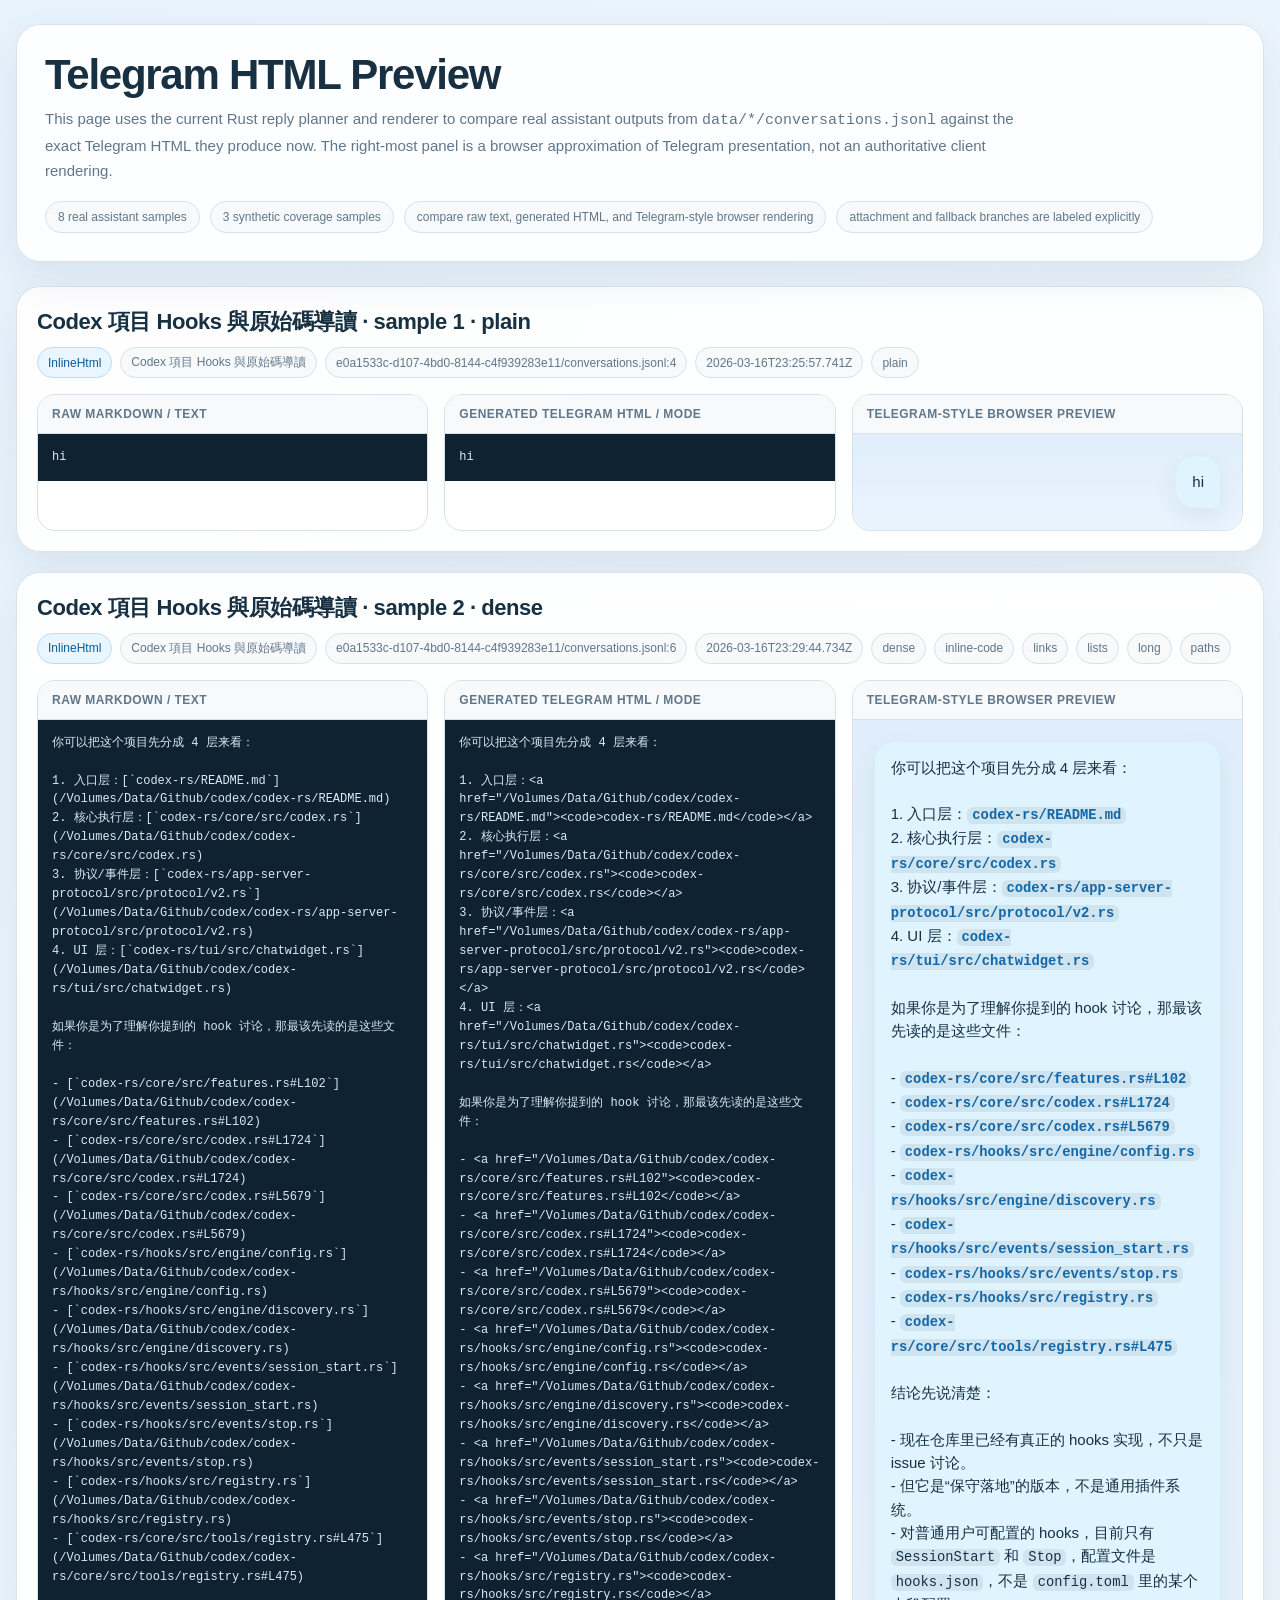
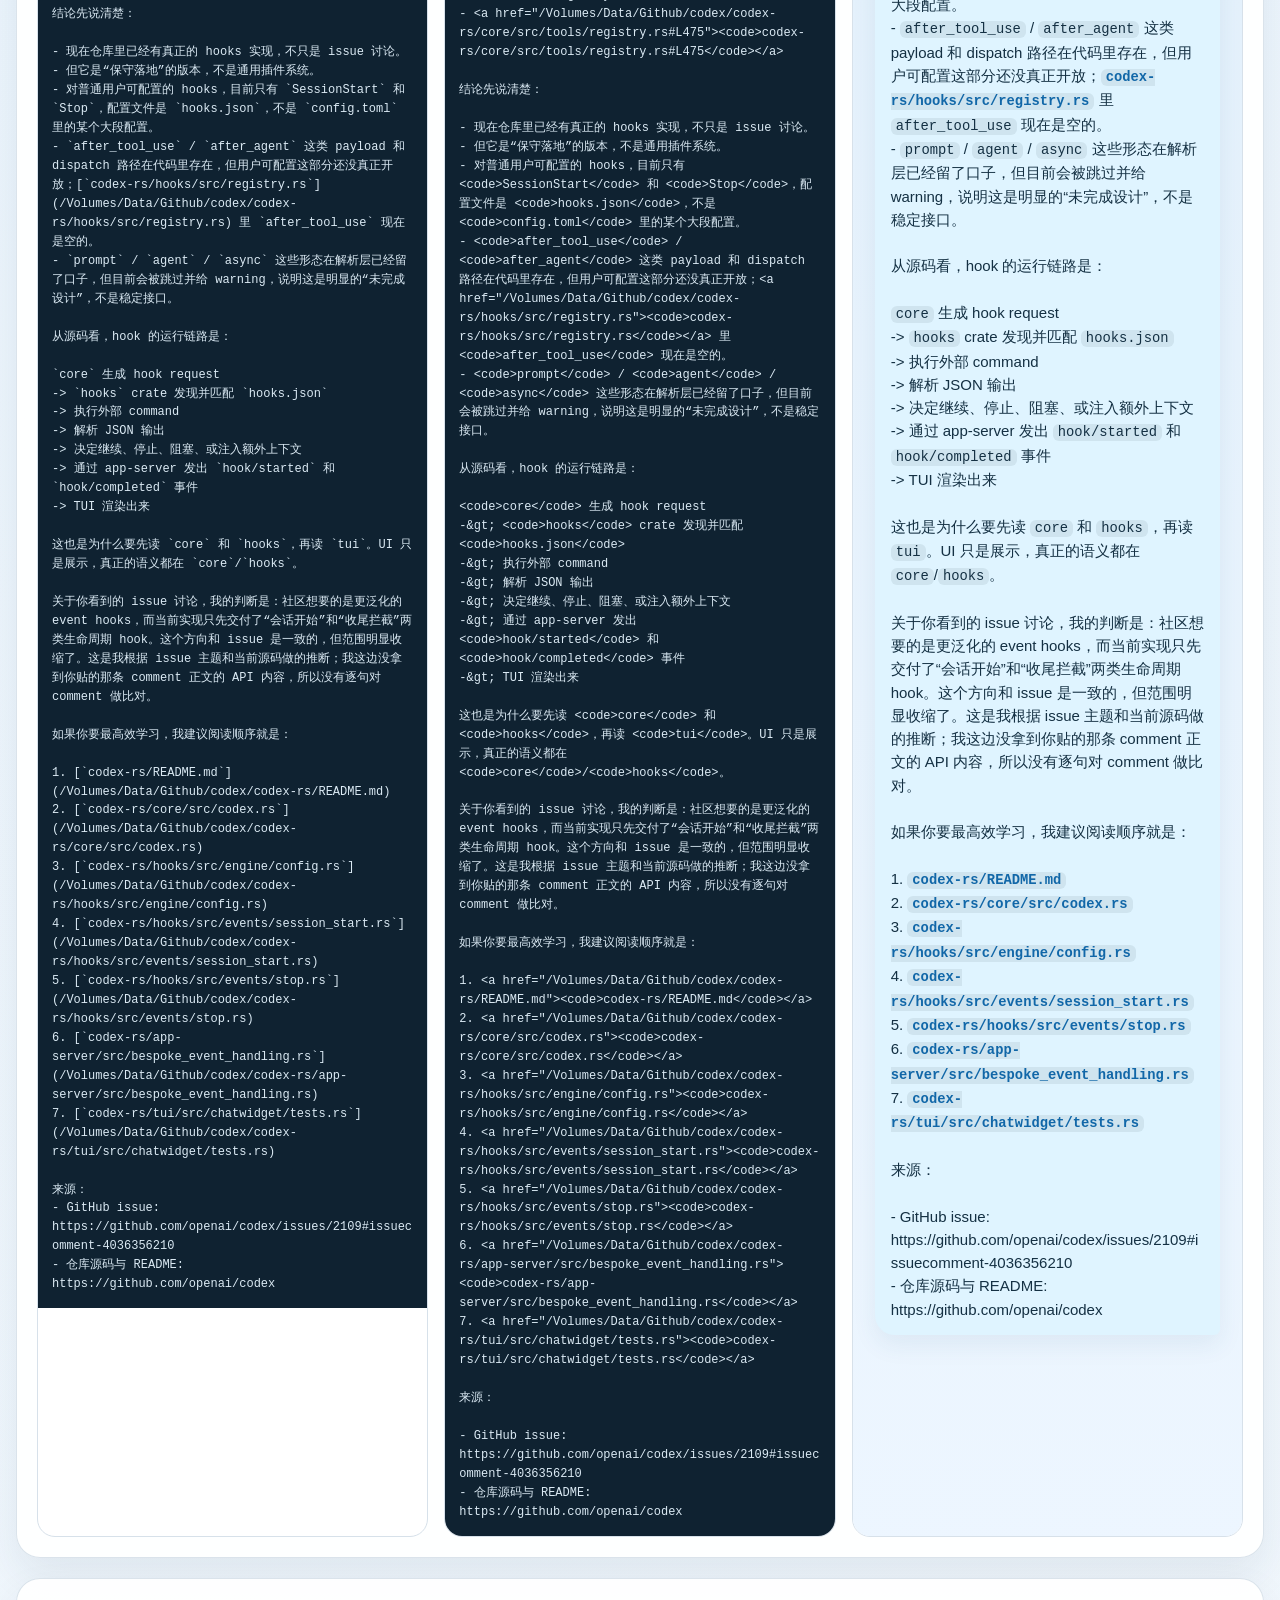
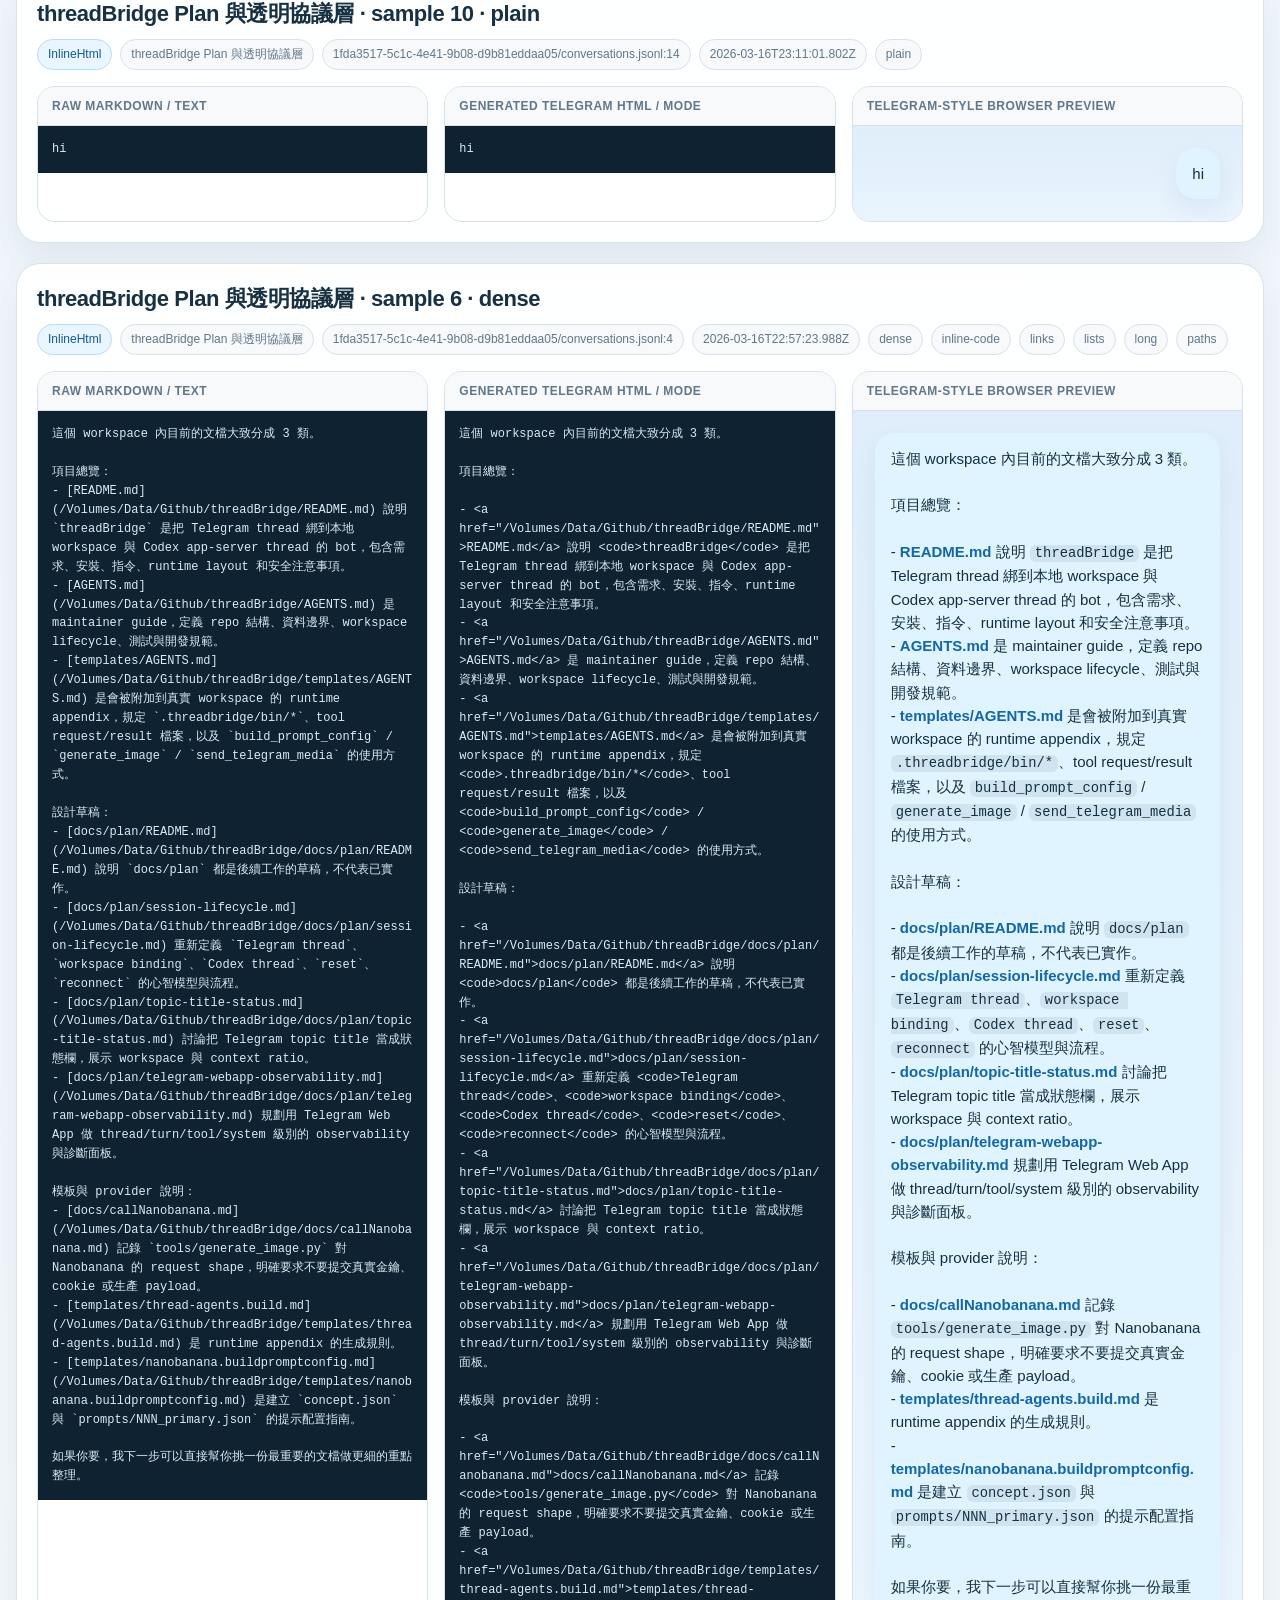
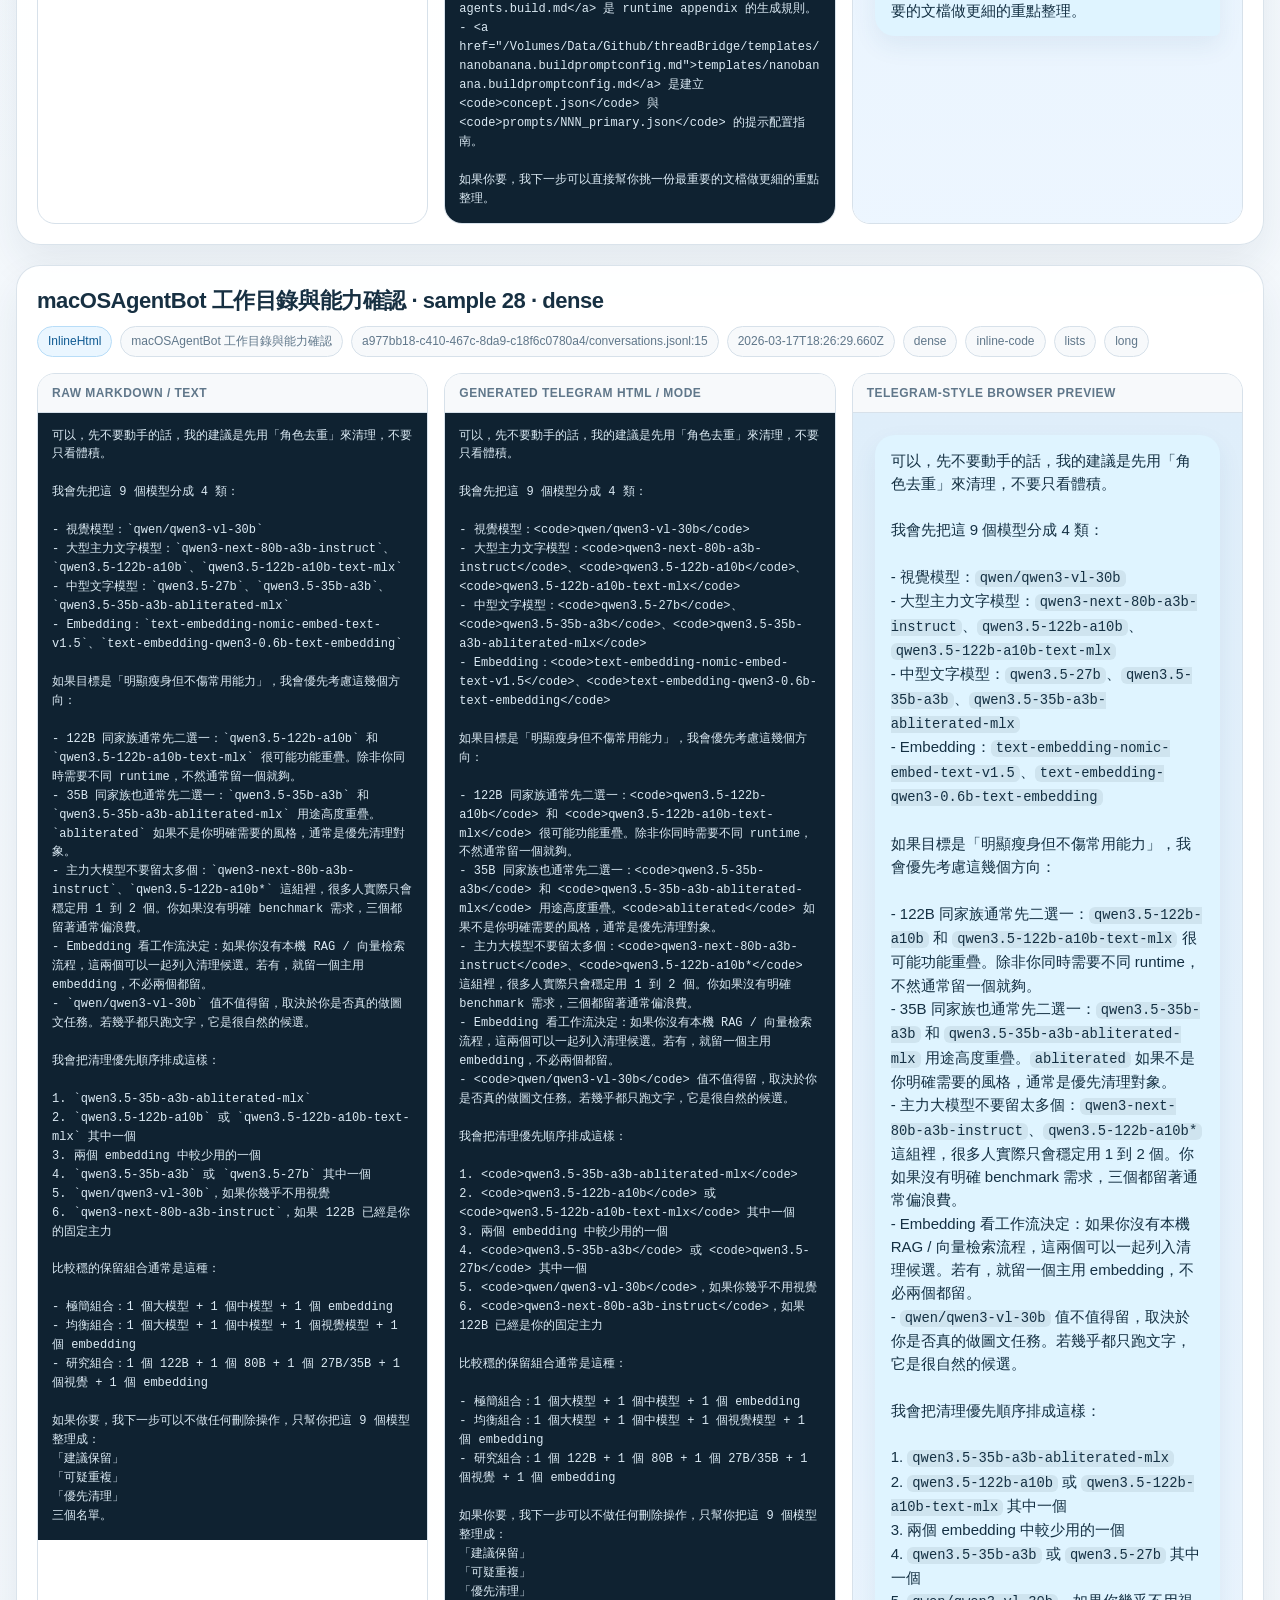
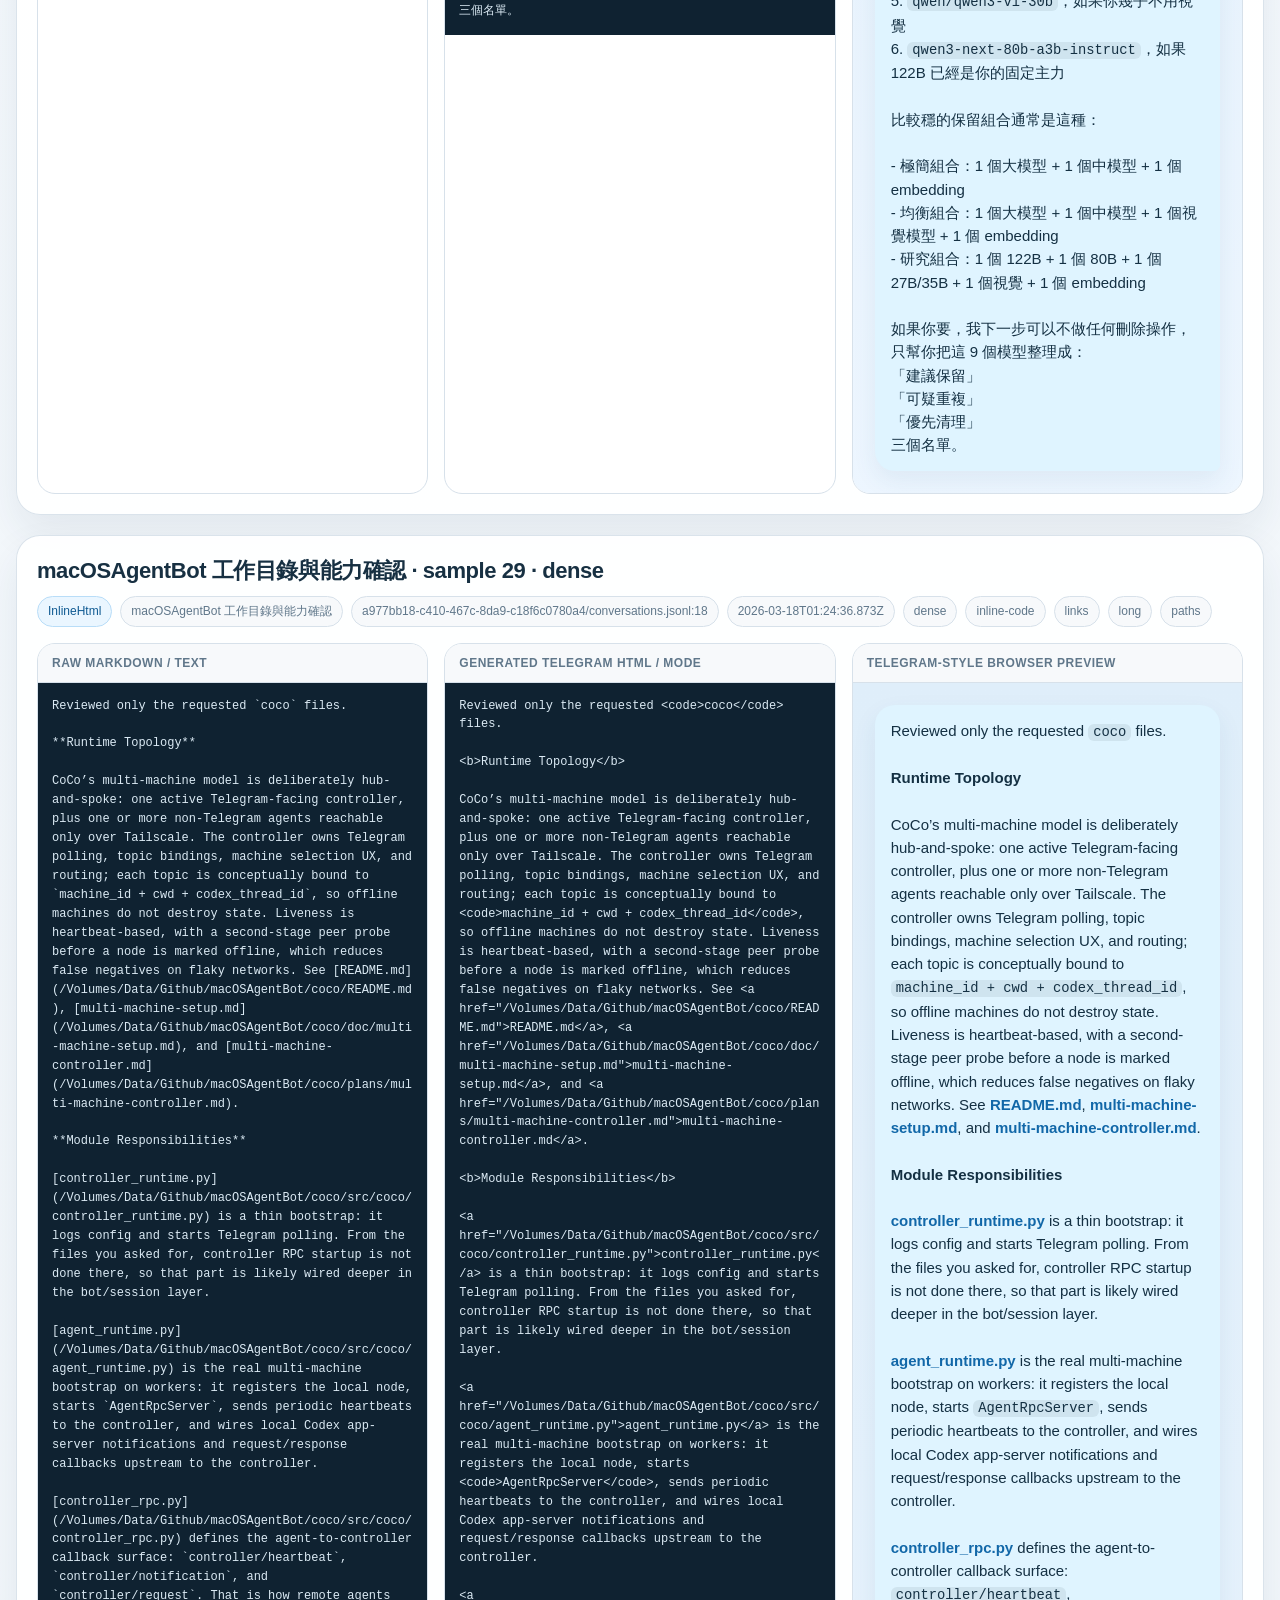
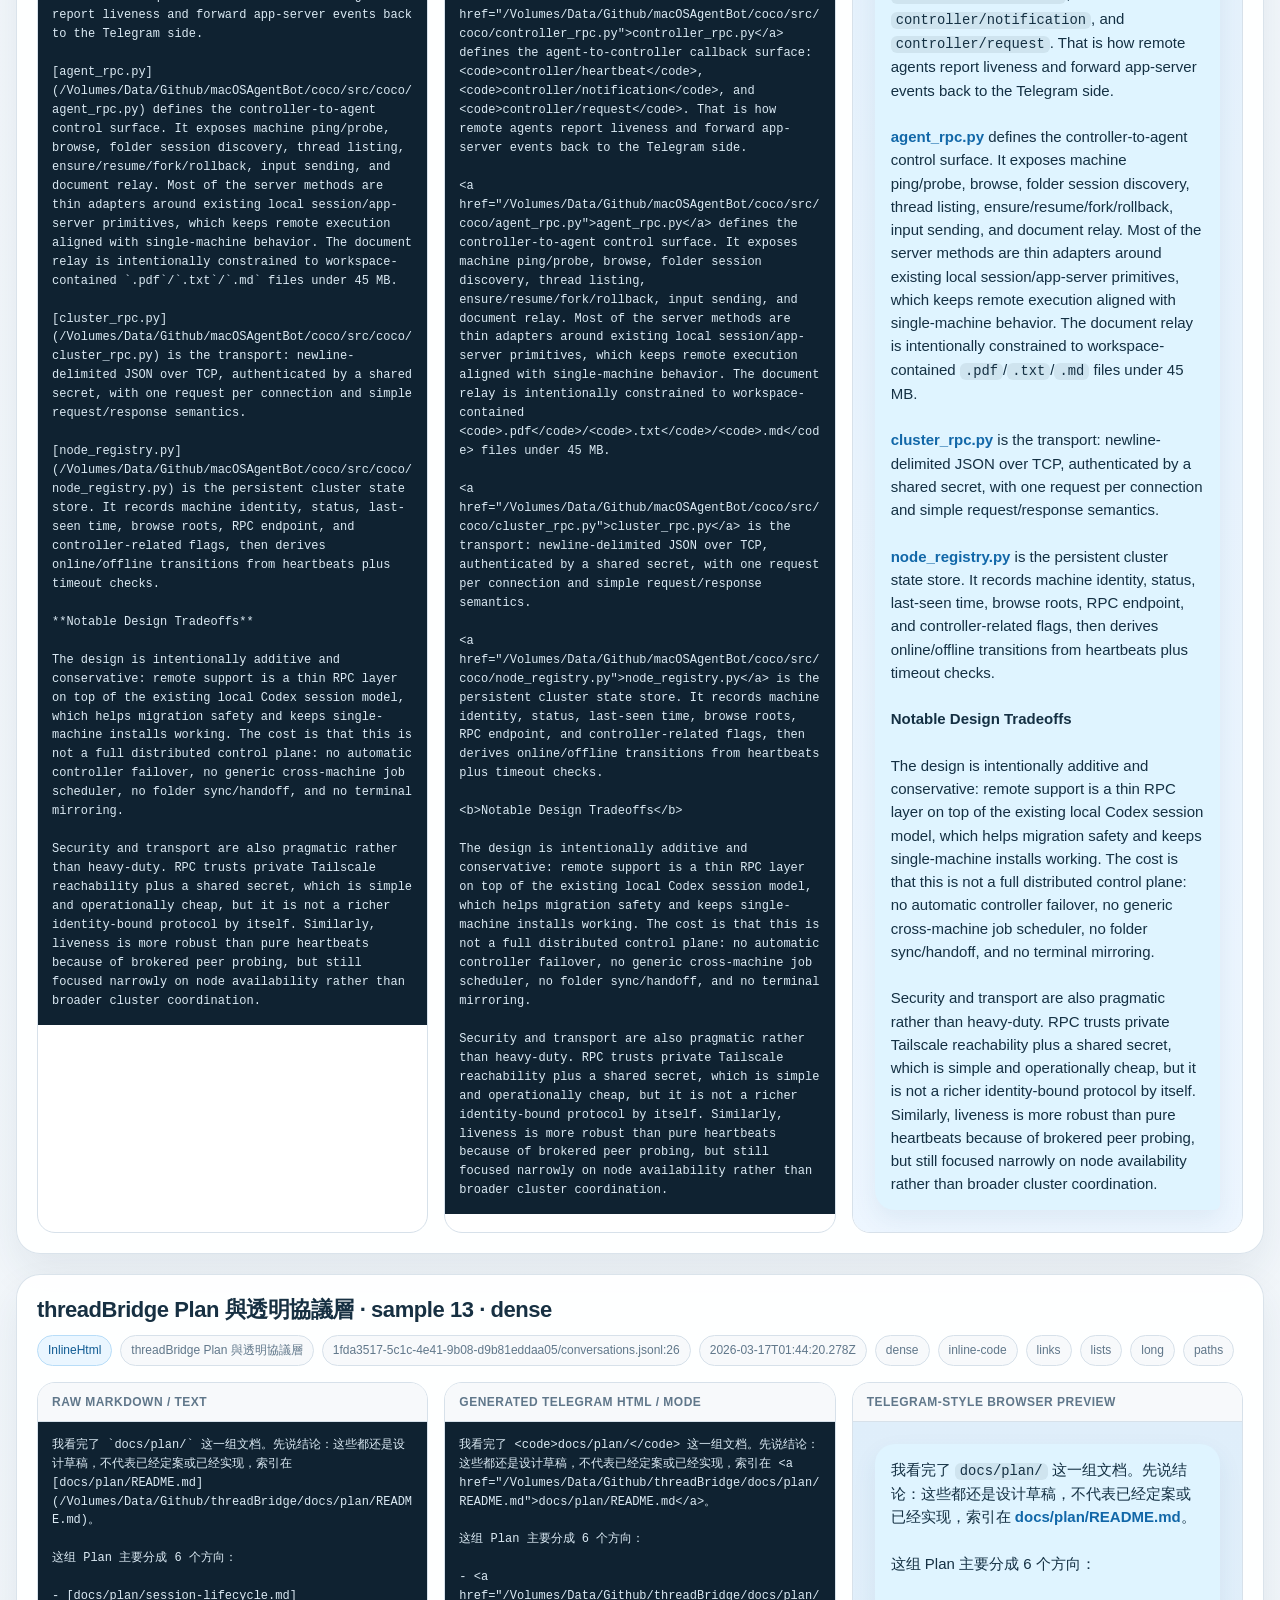
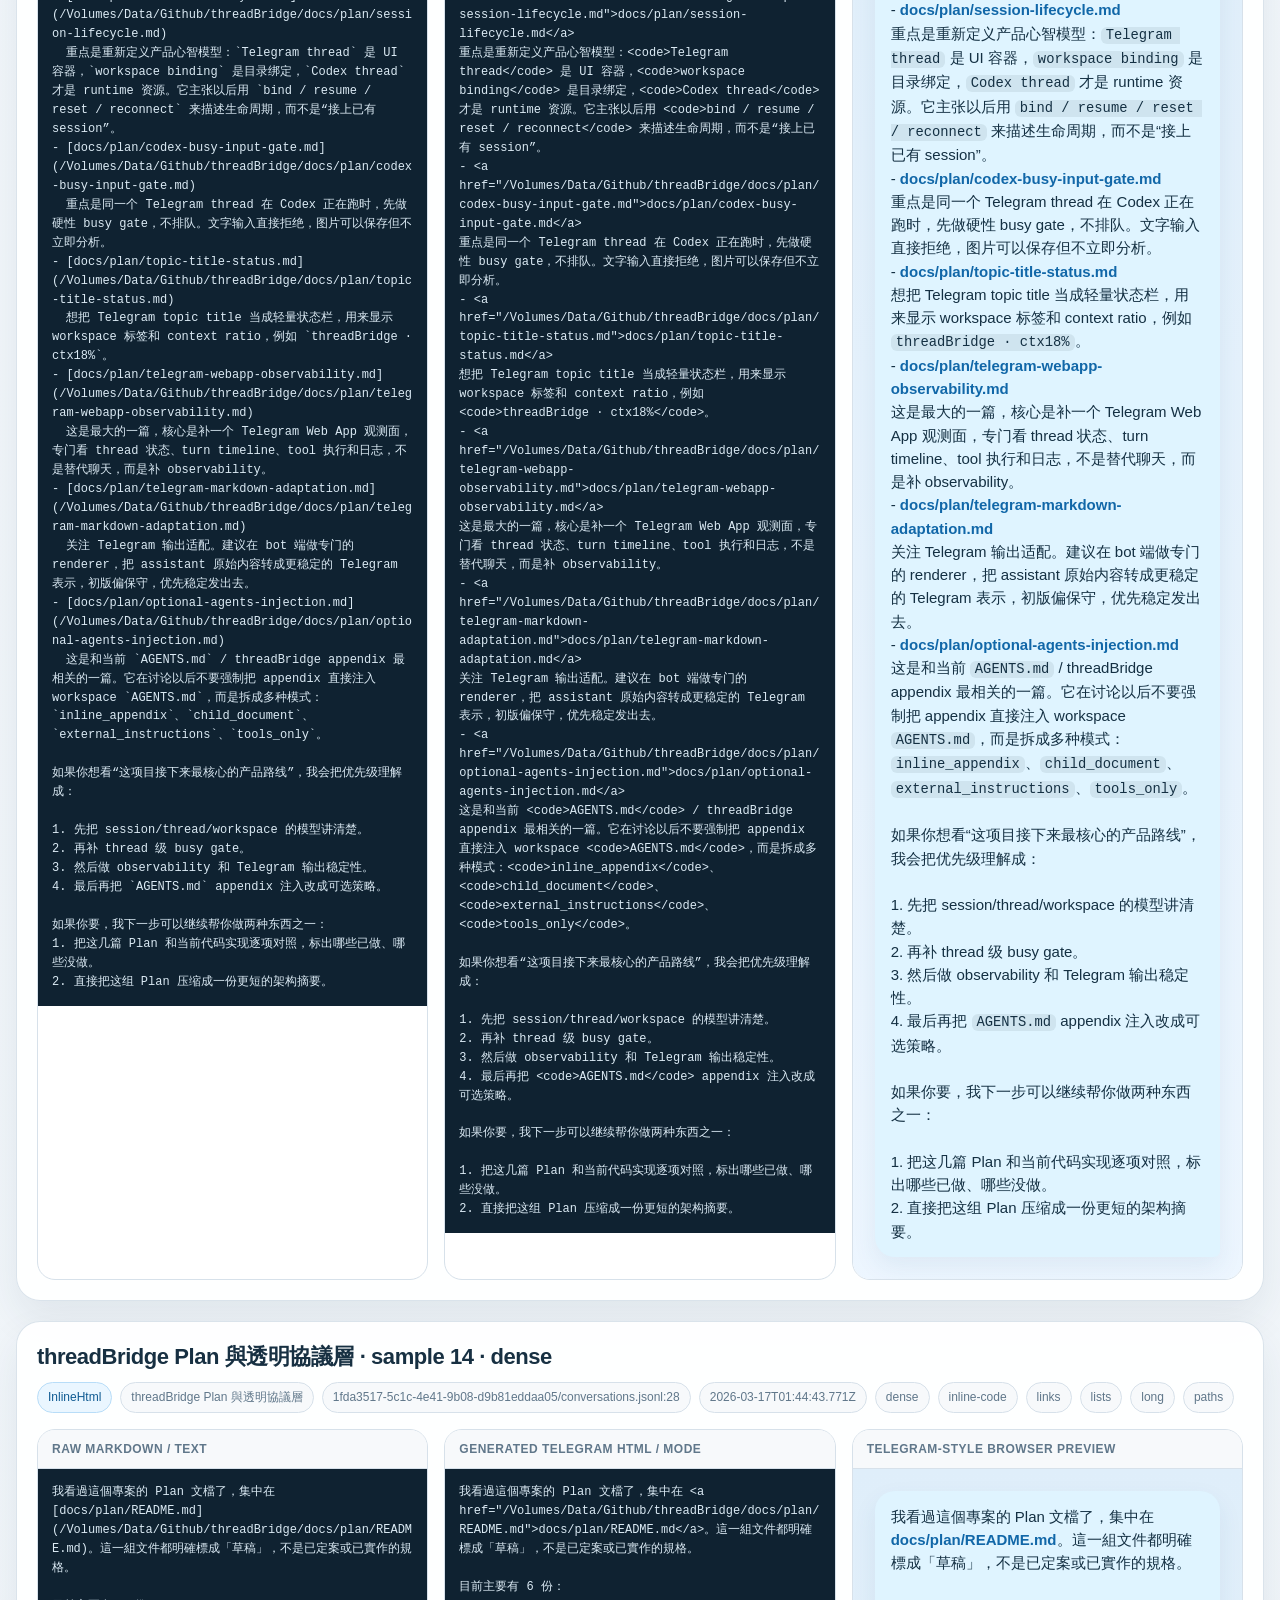
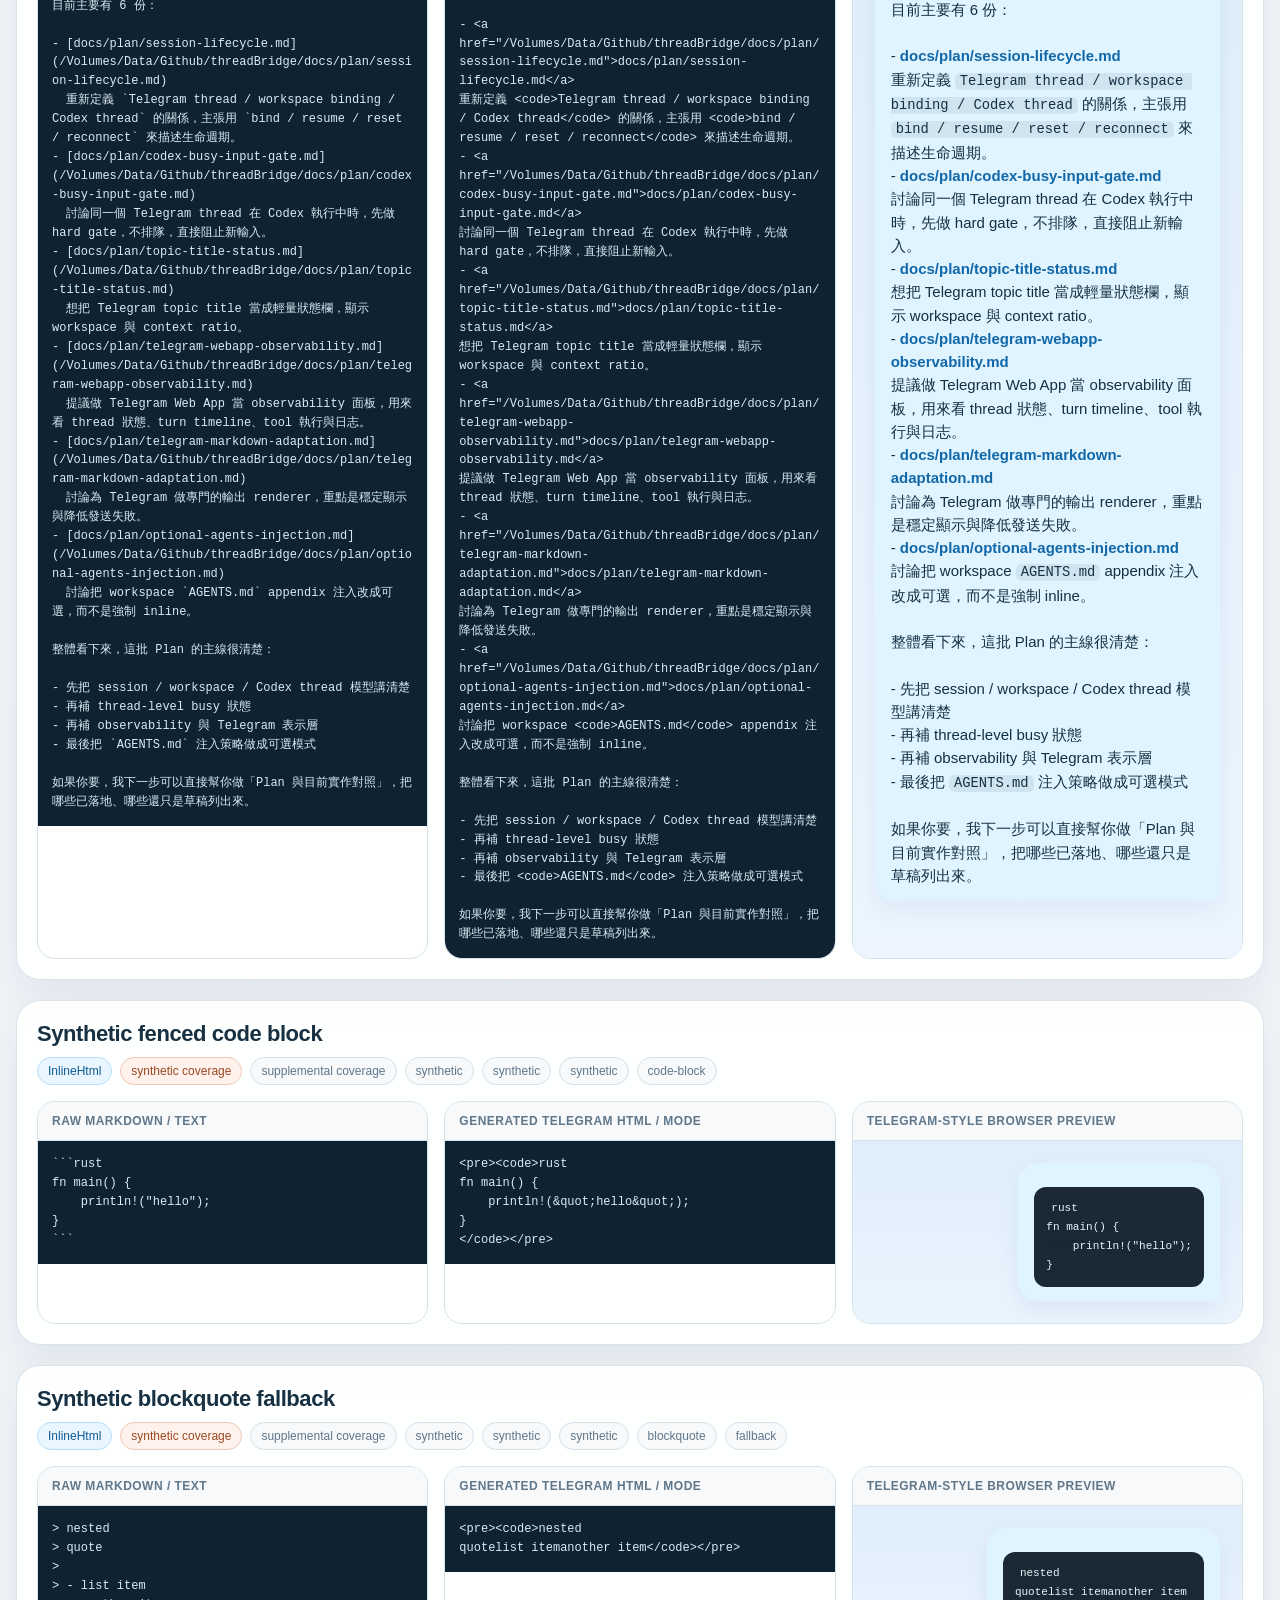
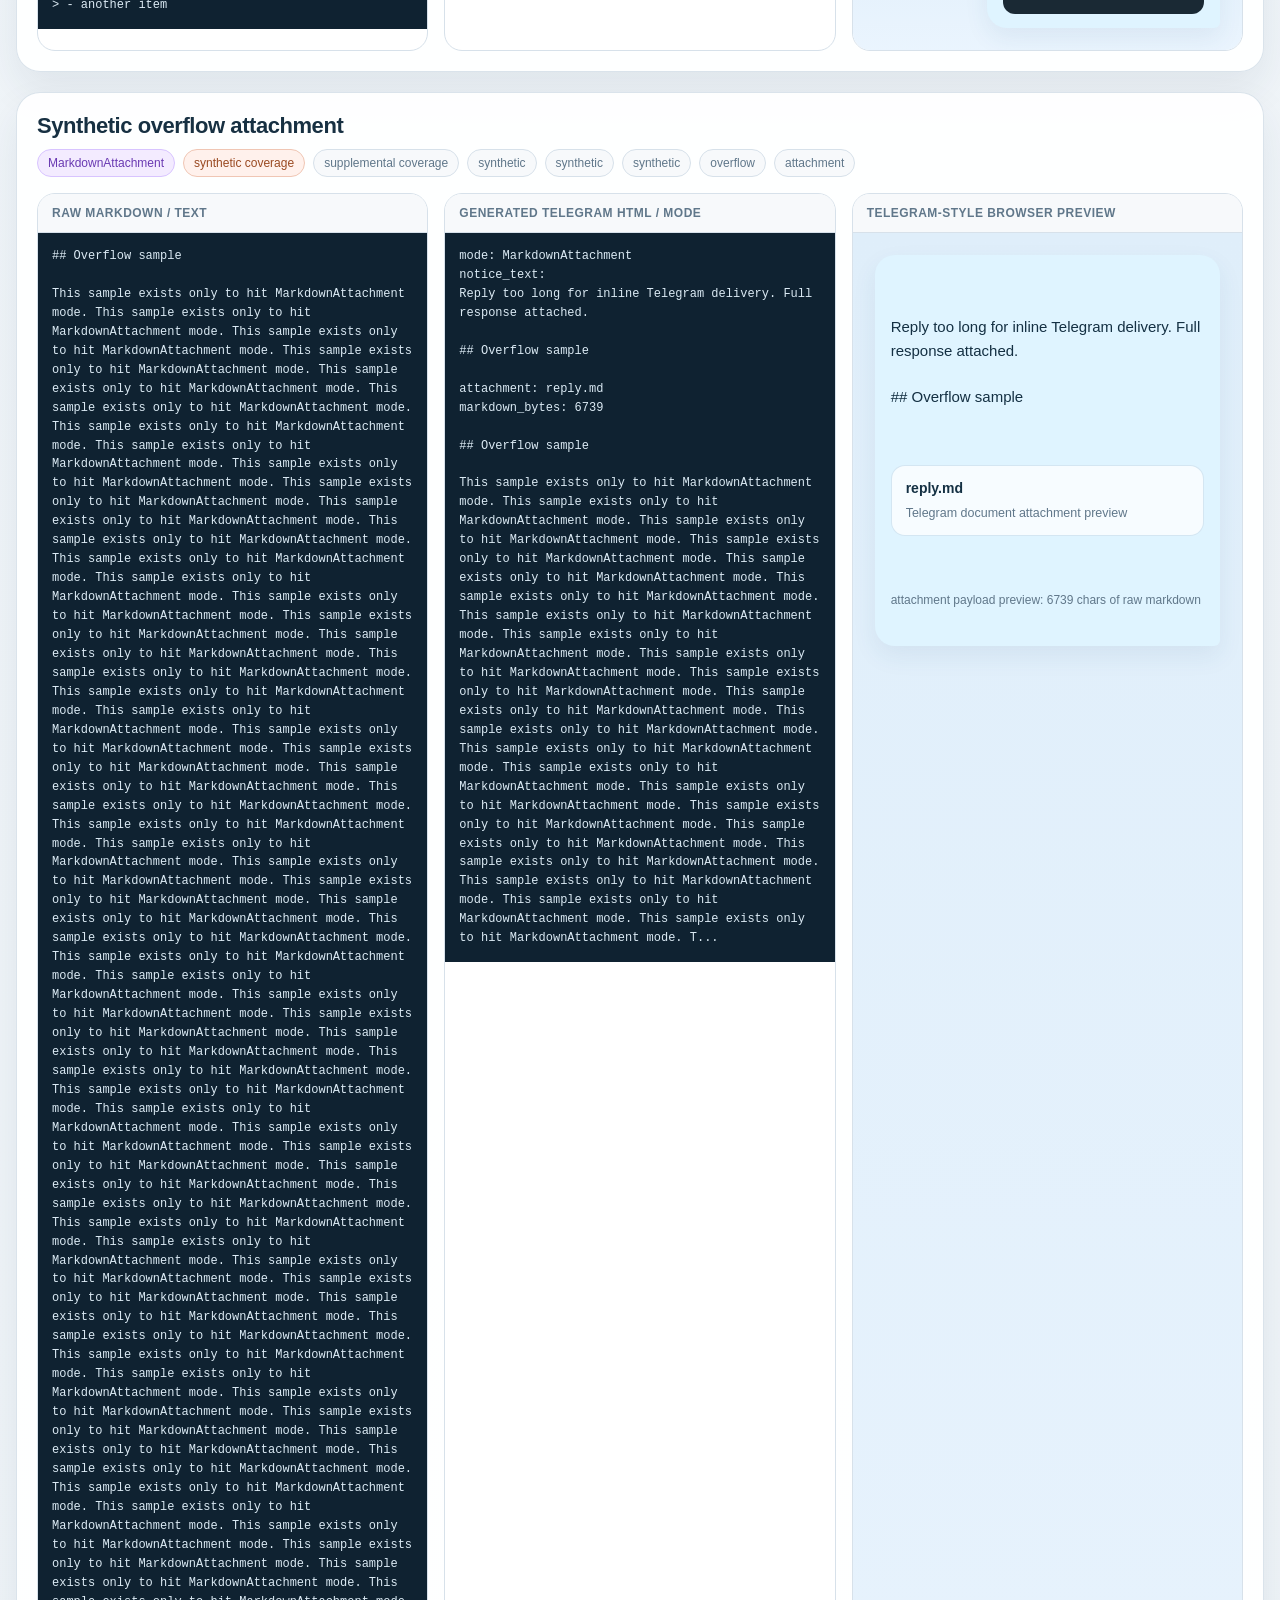
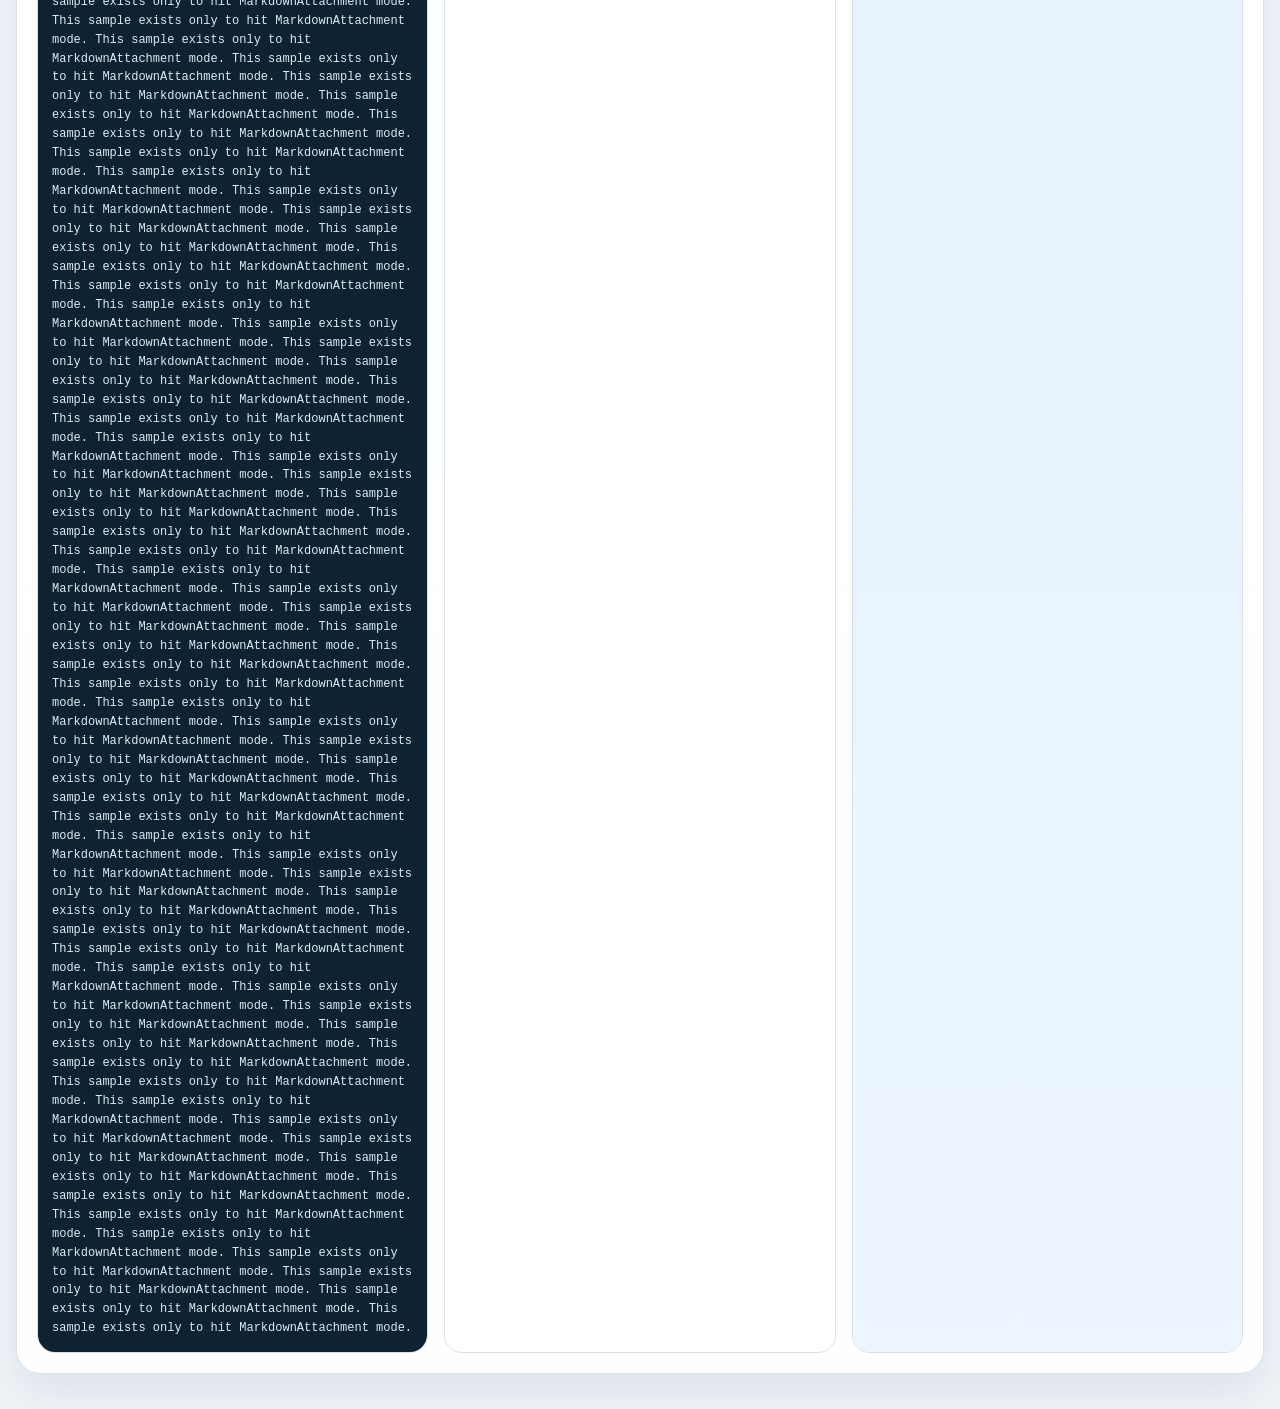
<file: docs/telegram-html-preview.html>
<!DOCTYPE html>
<html lang="zh-Hant">
<head>
  <meta charset="utf-8">
  <meta name="viewport" content="width=device-width, initial-scale=1">
  <title>Telegram HTML Preview</title>
  <style>
    :root {
      --bg: #eef3f7;
      --panel: #ffffff;
      --panel-muted: #f7f9fb;
      --border: #d7e1ea;
      --text: #173042;
      --muted: #60778a;
      --accent: #2a8ed9;
      --bubble: #ffffff;
      --bubble-out: #dff4ff;
      --code-bg: #0f2231;
      --code-text: #dbeaf4;
      --shadow: 0 18px 40px rgba(21, 53, 79, 0.08);
      --radius: 18px;
      --mono: ui-monospace, "SFMono-Regular", Menlo, Monaco, Consolas, monospace;
      --sans: "SF Pro Text", "Segoe UI", "Helvetica Neue", Helvetica, Arial, sans-serif;
    }
    * { box-sizing: border-box; }
    body {
      margin: 0;
      font-family: var(--sans);
      color: var(--text);
      background:
        radial-gradient(circle at top left, rgba(42, 142, 217, 0.08), transparent 32%),
        linear-gradient(180deg, #f7fbff 0%, var(--bg) 100%);
    }
    .page {
      width: min(1400px, calc(100vw - 32px));
      margin: 24px auto 80px;
    }
    .hero {
      background: rgba(255,255,255,0.88);
      backdrop-filter: blur(14px);
      border: 1px solid rgba(215, 225, 234, 0.9);
      border-radius: 24px;
      box-shadow: var(--shadow);
      padding: 28px;
      margin-bottom: 24px;
    }
    .hero h1 {
      margin: 0 0 10px;
      font-size: clamp(28px, 4vw, 42px);
      line-height: 1.05;
      letter-spacing: -0.03em;
    }
    .hero p {
      margin: 0 0 14px;
      max-width: 980px;
      color: var(--muted);
      font-size: 15px;
      line-height: 1.65;
    }
    .summary {
      display: flex;
      flex-wrap: wrap;
      gap: 10px;
      margin-top: 18px;
    }
    .summary span {
      display: inline-flex;
      align-items: center;
      gap: 8px;
      border: 1px solid var(--border);
      background: var(--panel-muted);
      border-radius: 999px;
      padding: 8px 12px;
      font-size: 12px;
      color: var(--muted);
    }
    .sample {
      background: rgba(255,255,255,0.92);
      border: 1px solid rgba(215, 225, 234, 0.92);
      border-radius: 24px;
      box-shadow: var(--shadow);
      padding: 20px;
      margin-bottom: 20px;
    }
    .sample-header {
      display: flex;
      flex-wrap: wrap;
      align-items: baseline;
      justify-content: space-between;
      gap: 12px;
      margin-bottom: 16px;
    }
    .sample h2 {
      margin: 0;
      font-size: 22px;
      letter-spacing: -0.02em;
    }
    .meta {
      display: flex;
      flex-wrap: wrap;
      gap: 8px;
      font-size: 12px;
      color: var(--muted);
      margin-top: 10px;
    }
    .pill {
      display: inline-flex;
      align-items: center;
      gap: 6px;
      padding: 6px 10px;
      border-radius: 999px;
      background: var(--panel-muted);
      border: 1px solid var(--border);
    }
    .pill.mode-html { background: #eaf6ff; color: #0f5a92; border-color: #b8ddf8; }
    .pill.mode-plain { background: #fff4de; color: #8f5c00; border-color: #ead1a0; }
    .pill.mode-attachment { background: #f3ebff; color: #6a3ab2; border-color: #d8c4ff; }
    .pill.synthetic { background: #fff1ec; color: #9a4a22; border-color: #f0c6b4; }
    .grid {
      display: grid;
      grid-template-columns: repeat(3, minmax(0, 1fr));
      gap: 16px;
    }
    .panel {
      min-width: 0;
      border: 1px solid var(--border);
      background: var(--panel);
      border-radius: 18px;
      overflow: hidden;
    }
    .panel-head {
      padding: 12px 14px;
      border-bottom: 1px solid var(--border);
      background: var(--panel-muted);
      font-size: 12px;
      font-weight: 700;
      letter-spacing: 0.04em;
      text-transform: uppercase;
      color: var(--muted);
    }
    .panel-body {
      padding: 14px;
    }
    pre {
      margin: 0;
      white-space: pre-wrap;
      word-break: break-word;
      font: 12px/1.58 var(--mono);
    }
    .code-frame {
      background: var(--code-bg);
      color: var(--code-text);
    }
    .tg-shell {
      background: linear-gradient(180deg, #dfeefa 0%, #edf6ff 100%);
      min-height: 100%;
      padding: 22px;
    }
    .tg-chat {
      max-width: 420px;
      margin-left: auto;
      display: flex;
      flex-direction: column;
      gap: 10px;
    }
    .tg-bubble {
      align-self: flex-end;
      background: var(--bubble-out);
      border-radius: 20px 20px 6px 20px;
      padding: 14px 16px;
      box-shadow: 0 10px 24px rgba(37, 92, 132, 0.08);
      color: #143043;
      line-height: 1.55;
      font-size: 15px;
      white-space: pre-wrap;
      word-break: break-word;
    }
    .tg-bubble pre {
      margin-top: 10px;
      padding: 12px;
      background: rgba(10, 24, 35, 0.92);
      color: #e8f4fb;
      border-radius: 12px;
      overflow-x: auto;
      white-space: pre-wrap;
    }
    .tg-bubble code {
      font-family: var(--mono);
      font-size: 0.92em;
      background: rgba(18, 42, 60, 0.08);
      border-radius: 6px;
      padding: 1px 5px;
    }
    .tg-bubble a {
      color: #1167a8;
      text-decoration: none;
      font-weight: 600;
    }
    .tg-bubble p:first-child { margin-top: 0; }
    .tg-bubble p:last-child { margin-bottom: 0; }
    .attachment {
      margin-top: 10px;
      background: rgba(255,255,255,0.75);
      border: 1px solid rgba(17, 103, 168, 0.15);
      border-radius: 14px;
      padding: 12px 14px;
      display: flex;
      flex-direction: column;
      gap: 4px;
    }
    .attachment strong { font-size: 14px; }
    .attachment small { color: var(--muted); }
    .note {
      margin-top: 8px;
      color: var(--muted);
      font-size: 12px;
    }
    @media (max-width: 1100px) {
      .grid { grid-template-columns: 1fr; }
      .tg-chat { max-width: none; }
    }
  </style>
</head>
<body>
  <main class="page">
    <section class="hero">
      <h1>Telegram HTML Preview</h1>
      <p>
        This page uses the current Rust reply planner and renderer to compare real assistant outputs
        from <code>data/*/conversations.jsonl</code> against the exact Telegram HTML they produce now.
        The right-most panel is a browser approximation of Telegram presentation, not an authoritative client rendering.
      </p>
      <div class="summary">
        <span>8 real assistant samples</span>
        <span>3 synthetic coverage samples</span>
        <span>compare raw text, generated HTML, and Telegram-style browser rendering</span>
        <span>attachment and fallback branches are labeled explicitly</span>
      </div>
    </section>
    <section class="sample">
  <div class="sample-header">
    <div>
      <h2>Codex 項目 Hooks 與原始碼導讀 · sample 1 · plain</h2>
      <div class="meta">
        <span class="pill mode-html">InlineHtml</span>
        
        <span class="pill">Codex 項目 Hooks 與原始碼導讀</span>
        <span class="pill">e0a1533c-d107-4bd0-8144-c4f939283e11/conversations.jsonl:4</span>
        <span class="pill">2026-03-16T23:25:57.741Z</span>
        <span class="pill">plain</span>
      </div>
    </div>
  </div>
  <div class="grid">
    <article class="panel">
      <div class="panel-head">Raw Markdown / Text</div>
      <div class="panel-body code-frame"><pre>hi</pre></div>
    </article>
    <article class="panel">
      <div class="panel-head">Generated Telegram HTML / Mode</div>
      <div class="panel-body code-frame"><pre>hi</pre></div>
    </article>
    <article class="panel">
      <div class="panel-head">Telegram-style Browser Preview</div>
      <div class="panel-body tg-shell">
        <div class="tg-chat">
          <div class="tg-bubble">hi</div>
        </div>
      </div>
    </article>
  </div>
</section>
<section class="sample">
  <div class="sample-header">
    <div>
      <h2>Codex 項目 Hooks 與原始碼導讀 · sample 2 · dense</h2>
      <div class="meta">
        <span class="pill mode-html">InlineHtml</span>
        
        <span class="pill">Codex 項目 Hooks 與原始碼導讀</span>
        <span class="pill">e0a1533c-d107-4bd0-8144-c4f939283e11/conversations.jsonl:6</span>
        <span class="pill">2026-03-16T23:29:44.734Z</span>
        <span class="pill">dense</span> <span class="pill">inline-code</span> <span class="pill">links</span> <span class="pill">lists</span> <span class="pill">long</span> <span class="pill">paths</span>
      </div>
    </div>
  </div>
  <div class="grid">
    <article class="panel">
      <div class="panel-head">Raw Markdown / Text</div>
      <div class="panel-body code-frame"><pre>你可以把这个项目先分成 4 层来看：

1. 入口层：[`codex-rs/README.md`](/Volumes/Data/Github/codex/codex-rs/README.md)  
2. 核心执行层：[`codex-rs/core/src/codex.rs`](/Volumes/Data/Github/codex/codex-rs/core/src/codex.rs)  
3. 协议/事件层：[`codex-rs/app-server-protocol/src/protocol/v2.rs`](/Volumes/Data/Github/codex/codex-rs/app-server-protocol/src/protocol/v2.rs)  
4. UI 层：[`codex-rs/tui/src/chatwidget.rs`](/Volumes/Data/Github/codex/codex-rs/tui/src/chatwidget.rs)

如果你是为了理解你提到的 hook 讨论，那最该先读的是这些文件：

- [`codex-rs/core/src/features.rs#L102`](/Volumes/Data/Github/codex/codex-rs/core/src/features.rs#L102)
- [`codex-rs/core/src/codex.rs#L1724`](/Volumes/Data/Github/codex/codex-rs/core/src/codex.rs#L1724)
- [`codex-rs/core/src/codex.rs#L5679`](/Volumes/Data/Github/codex/codex-rs/core/src/codex.rs#L5679)
- [`codex-rs/hooks/src/engine/config.rs`](/Volumes/Data/Github/codex/codex-rs/hooks/src/engine/config.rs)
- [`codex-rs/hooks/src/engine/discovery.rs`](/Volumes/Data/Github/codex/codex-rs/hooks/src/engine/discovery.rs)
- [`codex-rs/hooks/src/events/session_start.rs`](/Volumes/Data/Github/codex/codex-rs/hooks/src/events/session_start.rs)
- [`codex-rs/hooks/src/events/stop.rs`](/Volumes/Data/Github/codex/codex-rs/hooks/src/events/stop.rs)
- [`codex-rs/hooks/src/registry.rs`](/Volumes/Data/Github/codex/codex-rs/hooks/src/registry.rs)
- [`codex-rs/core/src/tools/registry.rs#L475`](/Volumes/Data/Github/codex/codex-rs/core/src/tools/registry.rs#L475)

结论先说清楚：

- 现在仓库里已经有真正的 hooks 实现，不只是 issue 讨论。
- 但它是“保守落地”的版本，不是通用插件系统。
- 对普通用户可配置的 hooks，目前只有 `SessionStart` 和 `Stop`，配置文件是 `hooks.json`，不是 `config.toml` 里的某个大段配置。
- `after_tool_use` / `after_agent` 这类 payload 和 dispatch 路径在代码里存在，但用户可配置这部分还没真正开放；[`codex-rs/hooks/src/registry.rs`](/Volumes/Data/Github/codex/codex-rs/hooks/src/registry.rs) 里 `after_tool_use` 现在是空的。
- `prompt` / `agent` / `async` 这些形态在解析层已经留了口子，但目前会被跳过并给 warning，说明这是明显的“未完成设计”，不是稳定接口。

从源码看，hook 的运行链路是：

`core` 生成 hook request
-&gt; `hooks` crate 发现并匹配 `hooks.json`
-&gt; 执行外部 command
-&gt; 解析 JSON 输出
-&gt; 决定继续、停止、阻塞、或注入额外上下文
-&gt; 通过 app-server 发出 `hook/started` 和 `hook/completed` 事件
-&gt; TUI 渲染出来

这也是为什么要先读 `core` 和 `hooks`，再读 `tui`。UI 只是展示，真正的语义都在 `core`/`hooks`。

关于你看到的 issue 讨论，我的判断是：社区想要的是更泛化的 event hooks，而当前实现只先交付了“会话开始”和“收尾拦截”两类生命周期 hook。这个方向和 issue 是一致的，但范围明显收缩了。这是我根据 issue 主题和当前源码做的推断；我这边没拿到你贴的那条 comment 正文的 API 内容，所以没有逐句对 comment 做比对。

如果你要最高效学习，我建议阅读顺序就是：

1. [`codex-rs/README.md`](/Volumes/Data/Github/codex/codex-rs/README.md)
2. [`codex-rs/core/src/codex.rs`](/Volumes/Data/Github/codex/codex-rs/core/src/codex.rs)
3. [`codex-rs/hooks/src/engine/config.rs`](/Volumes/Data/Github/codex/codex-rs/hooks/src/engine/config.rs)
4. [`codex-rs/hooks/src/events/session_start.rs`](/Volumes/Data/Github/codex/codex-rs/hooks/src/events/session_start.rs)
5. [`codex-rs/hooks/src/events/stop.rs`](/Volumes/Data/Github/codex/codex-rs/hooks/src/events/stop.rs)
6. [`codex-rs/app-server/src/bespoke_event_handling.rs`](/Volumes/Data/Github/codex/codex-rs/app-server/src/bespoke_event_handling.rs)
7. [`codex-rs/tui/src/chatwidget/tests.rs`](/Volumes/Data/Github/codex/codex-rs/tui/src/chatwidget/tests.rs)

来源：
- GitHub issue: https://github.com/openai/codex/issues/2109#issuecomment-4036356210
- 仓库源码与 README: https://github.com/openai/codex</pre></div>
    </article>
    <article class="panel">
      <div class="panel-head">Generated Telegram HTML / Mode</div>
      <div class="panel-body code-frame"><pre>你可以把这个项目先分成 4 层来看：

1. 入口层：&lt;a href=&quot;/Volumes/Data/Github/codex/codex-rs/README.md&quot;&gt;&lt;code&gt;codex-rs/README.md&lt;/code&gt;&lt;/a&gt;
2. 核心执行层：&lt;a href=&quot;/Volumes/Data/Github/codex/codex-rs/core/src/codex.rs&quot;&gt;&lt;code&gt;codex-rs/core/src/codex.rs&lt;/code&gt;&lt;/a&gt;
3. 协议/事件层：&lt;a href=&quot;/Volumes/Data/Github/codex/codex-rs/app-server-protocol/src/protocol/v2.rs&quot;&gt;&lt;code&gt;codex-rs/app-server-protocol/src/protocol/v2.rs&lt;/code&gt;&lt;/a&gt;
4. UI 层：&lt;a href=&quot;/Volumes/Data/Github/codex/codex-rs/tui/src/chatwidget.rs&quot;&gt;&lt;code&gt;codex-rs/tui/src/chatwidget.rs&lt;/code&gt;&lt;/a&gt;

如果你是为了理解你提到的 hook 讨论，那最该先读的是这些文件：

- &lt;a href=&quot;/Volumes/Data/Github/codex/codex-rs/core/src/features.rs#L102&quot;&gt;&lt;code&gt;codex-rs/core/src/features.rs#L102&lt;/code&gt;&lt;/a&gt;
- &lt;a href=&quot;/Volumes/Data/Github/codex/codex-rs/core/src/codex.rs#L1724&quot;&gt;&lt;code&gt;codex-rs/core/src/codex.rs#L1724&lt;/code&gt;&lt;/a&gt;
- &lt;a href=&quot;/Volumes/Data/Github/codex/codex-rs/core/src/codex.rs#L5679&quot;&gt;&lt;code&gt;codex-rs/core/src/codex.rs#L5679&lt;/code&gt;&lt;/a&gt;
- &lt;a href=&quot;/Volumes/Data/Github/codex/codex-rs/hooks/src/engine/config.rs&quot;&gt;&lt;code&gt;codex-rs/hooks/src/engine/config.rs&lt;/code&gt;&lt;/a&gt;
- &lt;a href=&quot;/Volumes/Data/Github/codex/codex-rs/hooks/src/engine/discovery.rs&quot;&gt;&lt;code&gt;codex-rs/hooks/src/engine/discovery.rs&lt;/code&gt;&lt;/a&gt;
- &lt;a href=&quot;/Volumes/Data/Github/codex/codex-rs/hooks/src/events/session_start.rs&quot;&gt;&lt;code&gt;codex-rs/hooks/src/events/session_start.rs&lt;/code&gt;&lt;/a&gt;
- &lt;a href=&quot;/Volumes/Data/Github/codex/codex-rs/hooks/src/events/stop.rs&quot;&gt;&lt;code&gt;codex-rs/hooks/src/events/stop.rs&lt;/code&gt;&lt;/a&gt;
- &lt;a href=&quot;/Volumes/Data/Github/codex/codex-rs/hooks/src/registry.rs&quot;&gt;&lt;code&gt;codex-rs/hooks/src/registry.rs&lt;/code&gt;&lt;/a&gt;
- &lt;a href=&quot;/Volumes/Data/Github/codex/codex-rs/core/src/tools/registry.rs#L475&quot;&gt;&lt;code&gt;codex-rs/core/src/tools/registry.rs#L475&lt;/code&gt;&lt;/a&gt;

结论先说清楚：

- 现在仓库里已经有真正的 hooks 实现，不只是 issue 讨论。
- 但它是“保守落地”的版本，不是通用插件系统。
- 对普通用户可配置的 hooks，目前只有 &lt;code&gt;SessionStart&lt;/code&gt; 和 &lt;code&gt;Stop&lt;/code&gt;，配置文件是 &lt;code&gt;hooks.json&lt;/code&gt;，不是 &lt;code&gt;config.toml&lt;/code&gt; 里的某个大段配置。
- &lt;code&gt;after_tool_use&lt;/code&gt; / &lt;code&gt;after_agent&lt;/code&gt; 这类 payload 和 dispatch 路径在代码里存在，但用户可配置这部分还没真正开放；&lt;a href=&quot;/Volumes/Data/Github/codex/codex-rs/hooks/src/registry.rs&quot;&gt;&lt;code&gt;codex-rs/hooks/src/registry.rs&lt;/code&gt;&lt;/a&gt; 里 &lt;code&gt;after_tool_use&lt;/code&gt; 现在是空的。
- &lt;code&gt;prompt&lt;/code&gt; / &lt;code&gt;agent&lt;/code&gt; / &lt;code&gt;async&lt;/code&gt; 这些形态在解析层已经留了口子，但目前会被跳过并给 warning，说明这是明显的“未完成设计”，不是稳定接口。

从源码看，hook 的运行链路是：

&lt;code&gt;core&lt;/code&gt; 生成 hook request
-&amp;gt; &lt;code&gt;hooks&lt;/code&gt; crate 发现并匹配 &lt;code&gt;hooks.json&lt;/code&gt;
-&amp;gt; 执行外部 command
-&amp;gt; 解析 JSON 输出
-&amp;gt; 决定继续、停止、阻塞、或注入额外上下文
-&amp;gt; 通过 app-server 发出 &lt;code&gt;hook/started&lt;/code&gt; 和 &lt;code&gt;hook/completed&lt;/code&gt; 事件
-&amp;gt; TUI 渲染出来

这也是为什么要先读 &lt;code&gt;core&lt;/code&gt; 和 &lt;code&gt;hooks&lt;/code&gt;，再读 &lt;code&gt;tui&lt;/code&gt;。UI 只是展示，真正的语义都在 &lt;code&gt;core&lt;/code&gt;/&lt;code&gt;hooks&lt;/code&gt;。

关于你看到的 issue 讨论，我的判断是：社区想要的是更泛化的 event hooks，而当前实现只先交付了“会话开始”和“收尾拦截”两类生命周期 hook。这个方向和 issue 是一致的，但范围明显收缩了。这是我根据 issue 主题和当前源码做的推断；我这边没拿到你贴的那条 comment 正文的 API 内容，所以没有逐句对 comment 做比对。

如果你要最高效学习，我建议阅读顺序就是：

1. &lt;a href=&quot;/Volumes/Data/Github/codex/codex-rs/README.md&quot;&gt;&lt;code&gt;codex-rs/README.md&lt;/code&gt;&lt;/a&gt;
2. &lt;a href=&quot;/Volumes/Data/Github/codex/codex-rs/core/src/codex.rs&quot;&gt;&lt;code&gt;codex-rs/core/src/codex.rs&lt;/code&gt;&lt;/a&gt;
3. &lt;a href=&quot;/Volumes/Data/Github/codex/codex-rs/hooks/src/engine/config.rs&quot;&gt;&lt;code&gt;codex-rs/hooks/src/engine/config.rs&lt;/code&gt;&lt;/a&gt;
4. &lt;a href=&quot;/Volumes/Data/Github/codex/codex-rs/hooks/src/events/session_start.rs&quot;&gt;&lt;code&gt;codex-rs/hooks/src/events/session_start.rs&lt;/code&gt;&lt;/a&gt;
5. &lt;a href=&quot;/Volumes/Data/Github/codex/codex-rs/hooks/src/events/stop.rs&quot;&gt;&lt;code&gt;codex-rs/hooks/src/events/stop.rs&lt;/code&gt;&lt;/a&gt;
6. &lt;a href=&quot;/Volumes/Data/Github/codex/codex-rs/app-server/src/bespoke_event_handling.rs&quot;&gt;&lt;code&gt;codex-rs/app-server/src/bespoke_event_handling.rs&lt;/code&gt;&lt;/a&gt;
7. &lt;a href=&quot;/Volumes/Data/Github/codex/codex-rs/tui/src/chatwidget/tests.rs&quot;&gt;&lt;code&gt;codex-rs/tui/src/chatwidget/tests.rs&lt;/code&gt;&lt;/a&gt;

来源：

- GitHub issue: https://github.com/openai/codex/issues/2109#issuecomment-4036356210
- 仓库源码与 README: https://github.com/openai/codex</pre></div>
    </article>
    <article class="panel">
      <div class="panel-head">Telegram-style Browser Preview</div>
      <div class="panel-body tg-shell">
        <div class="tg-chat">
          <div class="tg-bubble">你可以把这个项目先分成 4 层来看：

1. 入口层：<a href="/Volumes/Data/Github/codex/codex-rs/README.md"><code>codex-rs/README.md</code></a>
2. 核心执行层：<a href="/Volumes/Data/Github/codex/codex-rs/core/src/codex.rs"><code>codex-rs/core/src/codex.rs</code></a>
3. 协议/事件层：<a href="/Volumes/Data/Github/codex/codex-rs/app-server-protocol/src/protocol/v2.rs"><code>codex-rs/app-server-protocol/src/protocol/v2.rs</code></a>
4. UI 层：<a href="/Volumes/Data/Github/codex/codex-rs/tui/src/chatwidget.rs"><code>codex-rs/tui/src/chatwidget.rs</code></a>

如果你是为了理解你提到的 hook 讨论，那最该先读的是这些文件：

- <a href="/Volumes/Data/Github/codex/codex-rs/core/src/features.rs#L102"><code>codex-rs/core/src/features.rs#L102</code></a>
- <a href="/Volumes/Data/Github/codex/codex-rs/core/src/codex.rs#L1724"><code>codex-rs/core/src/codex.rs#L1724</code></a>
- <a href="/Volumes/Data/Github/codex/codex-rs/core/src/codex.rs#L5679"><code>codex-rs/core/src/codex.rs#L5679</code></a>
- <a href="/Volumes/Data/Github/codex/codex-rs/hooks/src/engine/config.rs"><code>codex-rs/hooks/src/engine/config.rs</code></a>
- <a href="/Volumes/Data/Github/codex/codex-rs/hooks/src/engine/discovery.rs"><code>codex-rs/hooks/src/engine/discovery.rs</code></a>
- <a href="/Volumes/Data/Github/codex/codex-rs/hooks/src/events/session_start.rs"><code>codex-rs/hooks/src/events/session_start.rs</code></a>
- <a href="/Volumes/Data/Github/codex/codex-rs/hooks/src/events/stop.rs"><code>codex-rs/hooks/src/events/stop.rs</code></a>
- <a href="/Volumes/Data/Github/codex/codex-rs/hooks/src/registry.rs"><code>codex-rs/hooks/src/registry.rs</code></a>
- <a href="/Volumes/Data/Github/codex/codex-rs/core/src/tools/registry.rs#L475"><code>codex-rs/core/src/tools/registry.rs#L475</code></a>

结论先说清楚：

- 现在仓库里已经有真正的 hooks 实现，不只是 issue 讨论。
- 但它是“保守落地”的版本，不是通用插件系统。
- 对普通用户可配置的 hooks，目前只有 <code>SessionStart</code> 和 <code>Stop</code>，配置文件是 <code>hooks.json</code>，不是 <code>config.toml</code> 里的某个大段配置。
- <code>after_tool_use</code> / <code>after_agent</code> 这类 payload 和 dispatch 路径在代码里存在，但用户可配置这部分还没真正开放；<a href="/Volumes/Data/Github/codex/codex-rs/hooks/src/registry.rs"><code>codex-rs/hooks/src/registry.rs</code></a> 里 <code>after_tool_use</code> 现在是空的。
- <code>prompt</code> / <code>agent</code> / <code>async</code> 这些形态在解析层已经留了口子，但目前会被跳过并给 warning，说明这是明显的“未完成设计”，不是稳定接口。

从源码看，hook 的运行链路是：

<code>core</code> 生成 hook request
-&gt; <code>hooks</code> crate 发现并匹配 <code>hooks.json</code>
-&gt; 执行外部 command
-&gt; 解析 JSON 输出
-&gt; 决定继续、停止、阻塞、或注入额外上下文
-&gt; 通过 app-server 发出 <code>hook/started</code> 和 <code>hook/completed</code> 事件
-&gt; TUI 渲染出来

这也是为什么要先读 <code>core</code> 和 <code>hooks</code>，再读 <code>tui</code>。UI 只是展示，真正的语义都在 <code>core</code>/<code>hooks</code>。

关于你看到的 issue 讨论，我的判断是：社区想要的是更泛化的 event hooks，而当前实现只先交付了“会话开始”和“收尾拦截”两类生命周期 hook。这个方向和 issue 是一致的，但范围明显收缩了。这是我根据 issue 主题和当前源码做的推断；我这边没拿到你贴的那条 comment 正文的 API 内容，所以没有逐句对 comment 做比对。

如果你要最高效学习，我建议阅读顺序就是：

1. <a href="/Volumes/Data/Github/codex/codex-rs/README.md"><code>codex-rs/README.md</code></a>
2. <a href="/Volumes/Data/Github/codex/codex-rs/core/src/codex.rs"><code>codex-rs/core/src/codex.rs</code></a>
3. <a href="/Volumes/Data/Github/codex/codex-rs/hooks/src/engine/config.rs"><code>codex-rs/hooks/src/engine/config.rs</code></a>
4. <a href="/Volumes/Data/Github/codex/codex-rs/hooks/src/events/session_start.rs"><code>codex-rs/hooks/src/events/session_start.rs</code></a>
5. <a href="/Volumes/Data/Github/codex/codex-rs/hooks/src/events/stop.rs"><code>codex-rs/hooks/src/events/stop.rs</code></a>
6. <a href="/Volumes/Data/Github/codex/codex-rs/app-server/src/bespoke_event_handling.rs"><code>codex-rs/app-server/src/bespoke_event_handling.rs</code></a>
7. <a href="/Volumes/Data/Github/codex/codex-rs/tui/src/chatwidget/tests.rs"><code>codex-rs/tui/src/chatwidget/tests.rs</code></a>

来源：

- GitHub issue: https://github.com/openai/codex/issues/2109#issuecomment-4036356210
- 仓库源码与 README: https://github.com/openai/codex</div>
        </div>
      </div>
    </article>
  </div>
</section>
<section class="sample">
  <div class="sample-header">
    <div>
      <h2>threadBridge Plan 與透明協議層 · sample 10 · plain</h2>
      <div class="meta">
        <span class="pill mode-html">InlineHtml</span>
        
        <span class="pill">threadBridge Plan 與透明協議層</span>
        <span class="pill">1fda3517-5c1c-4e41-9b08-d9b81eddaa05/conversations.jsonl:14</span>
        <span class="pill">2026-03-16T23:11:01.802Z</span>
        <span class="pill">plain</span>
      </div>
    </div>
  </div>
  <div class="grid">
    <article class="panel">
      <div class="panel-head">Raw Markdown / Text</div>
      <div class="panel-body code-frame"><pre>hi</pre></div>
    </article>
    <article class="panel">
      <div class="panel-head">Generated Telegram HTML / Mode</div>
      <div class="panel-body code-frame"><pre>hi</pre></div>
    </article>
    <article class="panel">
      <div class="panel-head">Telegram-style Browser Preview</div>
      <div class="panel-body tg-shell">
        <div class="tg-chat">
          <div class="tg-bubble">hi</div>
        </div>
      </div>
    </article>
  </div>
</section>
<section class="sample">
  <div class="sample-header">
    <div>
      <h2>threadBridge Plan 與透明協議層 · sample 6 · dense</h2>
      <div class="meta">
        <span class="pill mode-html">InlineHtml</span>
        
        <span class="pill">threadBridge Plan 與透明協議層</span>
        <span class="pill">1fda3517-5c1c-4e41-9b08-d9b81eddaa05/conversations.jsonl:4</span>
        <span class="pill">2026-03-16T22:57:23.988Z</span>
        <span class="pill">dense</span> <span class="pill">inline-code</span> <span class="pill">links</span> <span class="pill">lists</span> <span class="pill">long</span> <span class="pill">paths</span>
      </div>
    </div>
  </div>
  <div class="grid">
    <article class="panel">
      <div class="panel-head">Raw Markdown / Text</div>
      <div class="panel-body code-frame"><pre>這個 workspace 內目前的文檔大致分成 3 類。

項目總覽：
- [README.md](/Volumes/Data/Github/threadBridge/README.md) 說明 `threadBridge` 是把 Telegram thread 綁到本地 workspace 與 Codex app-server thread 的 bot，包含需求、安裝、指令、runtime layout 和安全注意事項。
- [AGENTS.md](/Volumes/Data/Github/threadBridge/AGENTS.md) 是 maintainer guide，定義 repo 結構、資料邊界、workspace lifecycle、測試與開發規範。
- [templates/AGENTS.md](/Volumes/Data/Github/threadBridge/templates/AGENTS.md) 是會被附加到真實 workspace 的 runtime appendix，規定 `.threadbridge/bin/*`、tool request/result 檔案，以及 `build_prompt_config` / `generate_image` / `send_telegram_media` 的使用方式。

設計草稿：
- [docs/plan/README.md](/Volumes/Data/Github/threadBridge/docs/plan/README.md) 說明 `docs/plan` 都是後續工作的草稿，不代表已實作。
- [docs/plan/session-lifecycle.md](/Volumes/Data/Github/threadBridge/docs/plan/session-lifecycle.md) 重新定義 `Telegram thread`、`workspace binding`、`Codex thread`、`reset`、`reconnect` 的心智模型與流程。
- [docs/plan/topic-title-status.md](/Volumes/Data/Github/threadBridge/docs/plan/topic-title-status.md) 討論把 Telegram topic title 當成狀態欄，展示 workspace 與 context ratio。
- [docs/plan/telegram-webapp-observability.md](/Volumes/Data/Github/threadBridge/docs/plan/telegram-webapp-observability.md) 規劃用 Telegram Web App 做 thread/turn/tool/system 級別的 observability 與診斷面板。

模板與 provider 說明：
- [docs/callNanobanana.md](/Volumes/Data/Github/threadBridge/docs/callNanobanana.md) 記錄 `tools/generate_image.py` 對 Nanobanana 的 request shape，明確要求不要提交真實金鑰、cookie 或生產 payload。
- [templates/thread-agents.build.md](/Volumes/Data/Github/threadBridge/templates/thread-agents.build.md) 是 runtime appendix 的生成規則。
- [templates/nanobanana.buildpromptconfig.md](/Volumes/Data/Github/threadBridge/templates/nanobanana.buildpromptconfig.md) 是建立 `concept.json` 與 `prompts/NNN_primary.json` 的提示配置指南。

如果你要，我下一步可以直接幫你挑一份最重要的文檔做更細的重點整理。</pre></div>
    </article>
    <article class="panel">
      <div class="panel-head">Generated Telegram HTML / Mode</div>
      <div class="panel-body code-frame"><pre>這個 workspace 內目前的文檔大致分成 3 類。

項目總覽：

- &lt;a href=&quot;/Volumes/Data/Github/threadBridge/README.md&quot;&gt;README.md&lt;/a&gt; 說明 &lt;code&gt;threadBridge&lt;/code&gt; 是把 Telegram thread 綁到本地 workspace 與 Codex app-server thread 的 bot，包含需求、安裝、指令、runtime layout 和安全注意事項。
- &lt;a href=&quot;/Volumes/Data/Github/threadBridge/AGENTS.md&quot;&gt;AGENTS.md&lt;/a&gt; 是 maintainer guide，定義 repo 結構、資料邊界、workspace lifecycle、測試與開發規範。
- &lt;a href=&quot;/Volumes/Data/Github/threadBridge/templates/AGENTS.md&quot;&gt;templates/AGENTS.md&lt;/a&gt; 是會被附加到真實 workspace 的 runtime appendix，規定 &lt;code&gt;.threadbridge/bin/*&lt;/code&gt;、tool request/result 檔案，以及 &lt;code&gt;build_prompt_config&lt;/code&gt; / &lt;code&gt;generate_image&lt;/code&gt; / &lt;code&gt;send_telegram_media&lt;/code&gt; 的使用方式。

設計草稿：

- &lt;a href=&quot;/Volumes/Data/Github/threadBridge/docs/plan/README.md&quot;&gt;docs/plan/README.md&lt;/a&gt; 說明 &lt;code&gt;docs/plan&lt;/code&gt; 都是後續工作的草稿，不代表已實作。
- &lt;a href=&quot;/Volumes/Data/Github/threadBridge/docs/plan/session-lifecycle.md&quot;&gt;docs/plan/session-lifecycle.md&lt;/a&gt; 重新定義 &lt;code&gt;Telegram thread&lt;/code&gt;、&lt;code&gt;workspace binding&lt;/code&gt;、&lt;code&gt;Codex thread&lt;/code&gt;、&lt;code&gt;reset&lt;/code&gt;、&lt;code&gt;reconnect&lt;/code&gt; 的心智模型與流程。
- &lt;a href=&quot;/Volumes/Data/Github/threadBridge/docs/plan/topic-title-status.md&quot;&gt;docs/plan/topic-title-status.md&lt;/a&gt; 討論把 Telegram topic title 當成狀態欄，展示 workspace 與 context ratio。
- &lt;a href=&quot;/Volumes/Data/Github/threadBridge/docs/plan/telegram-webapp-observability.md&quot;&gt;docs/plan/telegram-webapp-observability.md&lt;/a&gt; 規劃用 Telegram Web App 做 thread/turn/tool/system 級別的 observability 與診斷面板。

模板與 provider 說明：

- &lt;a href=&quot;/Volumes/Data/Github/threadBridge/docs/callNanobanana.md&quot;&gt;docs/callNanobanana.md&lt;/a&gt; 記錄 &lt;code&gt;tools/generate_image.py&lt;/code&gt; 對 Nanobanana 的 request shape，明確要求不要提交真實金鑰、cookie 或生產 payload。
- &lt;a href=&quot;/Volumes/Data/Github/threadBridge/templates/thread-agents.build.md&quot;&gt;templates/thread-agents.build.md&lt;/a&gt; 是 runtime appendix 的生成規則。
- &lt;a href=&quot;/Volumes/Data/Github/threadBridge/templates/nanobanana.buildpromptconfig.md&quot;&gt;templates/nanobanana.buildpromptconfig.md&lt;/a&gt; 是建立 &lt;code&gt;concept.json&lt;/code&gt; 與 &lt;code&gt;prompts/NNN_primary.json&lt;/code&gt; 的提示配置指南。

如果你要，我下一步可以直接幫你挑一份最重要的文檔做更細的重點整理。</pre></div>
    </article>
    <article class="panel">
      <div class="panel-head">Telegram-style Browser Preview</div>
      <div class="panel-body tg-shell">
        <div class="tg-chat">
          <div class="tg-bubble">這個 workspace 內目前的文檔大致分成 3 類。

項目總覽：

- <a href="/Volumes/Data/Github/threadBridge/README.md">README.md</a> 說明 <code>threadBridge</code> 是把 Telegram thread 綁到本地 workspace 與 Codex app-server thread 的 bot，包含需求、安裝、指令、runtime layout 和安全注意事項。
- <a href="/Volumes/Data/Github/threadBridge/AGENTS.md">AGENTS.md</a> 是 maintainer guide，定義 repo 結構、資料邊界、workspace lifecycle、測試與開發規範。
- <a href="/Volumes/Data/Github/threadBridge/templates/AGENTS.md">templates/AGENTS.md</a> 是會被附加到真實 workspace 的 runtime appendix，規定 <code>.threadbridge/bin/*</code>、tool request/result 檔案，以及 <code>build_prompt_config</code> / <code>generate_image</code> / <code>send_telegram_media</code> 的使用方式。

設計草稿：

- <a href="/Volumes/Data/Github/threadBridge/docs/plan/README.md">docs/plan/README.md</a> 說明 <code>docs/plan</code> 都是後續工作的草稿，不代表已實作。
- <a href="/Volumes/Data/Github/threadBridge/docs/plan/session-lifecycle.md">docs/plan/session-lifecycle.md</a> 重新定義 <code>Telegram thread</code>、<code>workspace binding</code>、<code>Codex thread</code>、<code>reset</code>、<code>reconnect</code> 的心智模型與流程。
- <a href="/Volumes/Data/Github/threadBridge/docs/plan/topic-title-status.md">docs/plan/topic-title-status.md</a> 討論把 Telegram topic title 當成狀態欄，展示 workspace 與 context ratio。
- <a href="/Volumes/Data/Github/threadBridge/docs/plan/telegram-webapp-observability.md">docs/plan/telegram-webapp-observability.md</a> 規劃用 Telegram Web App 做 thread/turn/tool/system 級別的 observability 與診斷面板。

模板與 provider 說明：

- <a href="/Volumes/Data/Github/threadBridge/docs/callNanobanana.md">docs/callNanobanana.md</a> 記錄 <code>tools/generate_image.py</code> 對 Nanobanana 的 request shape，明確要求不要提交真實金鑰、cookie 或生產 payload。
- <a href="/Volumes/Data/Github/threadBridge/templates/thread-agents.build.md">templates/thread-agents.build.md</a> 是 runtime appendix 的生成規則。
- <a href="/Volumes/Data/Github/threadBridge/templates/nanobanana.buildpromptconfig.md">templates/nanobanana.buildpromptconfig.md</a> 是建立 <code>concept.json</code> 與 <code>prompts/NNN_primary.json</code> 的提示配置指南。

如果你要，我下一步可以直接幫你挑一份最重要的文檔做更細的重點整理。</div>
        </div>
      </div>
    </article>
  </div>
</section>
<section class="sample">
  <div class="sample-header">
    <div>
      <h2>macOSAgentBot 工作目錄與能力確認 · sample 28 · dense</h2>
      <div class="meta">
        <span class="pill mode-html">InlineHtml</span>
        
        <span class="pill">macOSAgentBot 工作目錄與能力確認</span>
        <span class="pill">a977bb18-c410-467c-8da9-c18f6c0780a4/conversations.jsonl:15</span>
        <span class="pill">2026-03-17T18:26:29.660Z</span>
        <span class="pill">dense</span> <span class="pill">inline-code</span> <span class="pill">lists</span> <span class="pill">long</span>
      </div>
    </div>
  </div>
  <div class="grid">
    <article class="panel">
      <div class="panel-head">Raw Markdown / Text</div>
      <div class="panel-body code-frame"><pre>可以，先不要動手的話，我的建議是先用「角色去重」來清理，不要只看體積。

我會先把這 9 個模型分成 4 類：

- 視覺模型：`qwen/qwen3-vl-30b`
- 大型主力文字模型：`qwen3-next-80b-a3b-instruct`、`qwen3.5-122b-a10b`、`qwen3.5-122b-a10b-text-mlx`
- 中型文字模型：`qwen3.5-27b`、`qwen3.5-35b-a3b`、`qwen3.5-35b-a3b-abliterated-mlx`
- Embedding：`text-embedding-nomic-embed-text-v1.5`、`text-embedding-qwen3-0.6b-text-embedding`

如果目標是「明顯瘦身但不傷常用能力」，我會優先考慮這幾個方向：

- 122B 同家族通常先二選一：`qwen3.5-122b-a10b` 和 `qwen3.5-122b-a10b-text-mlx` 很可能功能重疊。除非你同時需要不同 runtime，不然通常留一個就夠。
- 35B 同家族也通常先二選一：`qwen3.5-35b-a3b` 和 `qwen3.5-35b-a3b-abliterated-mlx` 用途高度重疊。`abliterated` 如果不是你明確需要的風格，通常是優先清理對象。
- 主力大模型不要留太多個：`qwen3-next-80b-a3b-instruct`、`qwen3.5-122b-a10b*` 這組裡，很多人實際只會穩定用 1 到 2 個。你如果沒有明確 benchmark 需求，三個都留著通常偏浪費。
- Embedding 看工作流決定：如果你沒有本機 RAG / 向量檢索流程，這兩個可以一起列入清理候選。若有，就留一個主用 embedding，不必兩個都留。
- `qwen/qwen3-vl-30b` 值不值得留，取決於你是否真的做圖文任務。若幾乎都只跑文字，它是很自然的候選。

我會把清理優先順序排成這樣：

1. `qwen3.5-35b-a3b-abliterated-mlx`
2. `qwen3.5-122b-a10b` 或 `qwen3.5-122b-a10b-text-mlx` 其中一個
3. 兩個 embedding 中較少用的一個
4. `qwen3.5-35b-a3b` 或 `qwen3.5-27b` 其中一個
5. `qwen/qwen3-vl-30b`，如果你幾乎不用視覺
6. `qwen3-next-80b-a3b-instruct`，如果 122B 已經是你的固定主力

比較穩的保留組合通常是這種：

- 極簡組合：1 個大模型 + 1 個中模型 + 1 個 embedding
- 均衡組合：1 個大模型 + 1 個中模型 + 1 個視覺模型 + 1 個 embedding
- 研究組合：1 個 122B + 1 個 80B + 1 個 27B/35B + 1 個視覺 + 1 個 embedding

如果你要，我下一步可以不做任何刪除操作，只幫你把這 9 個模型整理成：
「建議保留」
「可疑重複」
「優先清理」
三個名單。</pre></div>
    </article>
    <article class="panel">
      <div class="panel-head">Generated Telegram HTML / Mode</div>
      <div class="panel-body code-frame"><pre>可以，先不要動手的話，我的建議是先用「角色去重」來清理，不要只看體積。

我會先把這 9 個模型分成 4 類：

- 視覺模型：&lt;code&gt;qwen/qwen3-vl-30b&lt;/code&gt;
- 大型主力文字模型：&lt;code&gt;qwen3-next-80b-a3b-instruct&lt;/code&gt;、&lt;code&gt;qwen3.5-122b-a10b&lt;/code&gt;、&lt;code&gt;qwen3.5-122b-a10b-text-mlx&lt;/code&gt;
- 中型文字模型：&lt;code&gt;qwen3.5-27b&lt;/code&gt;、&lt;code&gt;qwen3.5-35b-a3b&lt;/code&gt;、&lt;code&gt;qwen3.5-35b-a3b-abliterated-mlx&lt;/code&gt;
- Embedding：&lt;code&gt;text-embedding-nomic-embed-text-v1.5&lt;/code&gt;、&lt;code&gt;text-embedding-qwen3-0.6b-text-embedding&lt;/code&gt;

如果目標是「明顯瘦身但不傷常用能力」，我會優先考慮這幾個方向：

- 122B 同家族通常先二選一：&lt;code&gt;qwen3.5-122b-a10b&lt;/code&gt; 和 &lt;code&gt;qwen3.5-122b-a10b-text-mlx&lt;/code&gt; 很可能功能重疊。除非你同時需要不同 runtime，不然通常留一個就夠。
- 35B 同家族也通常先二選一：&lt;code&gt;qwen3.5-35b-a3b&lt;/code&gt; 和 &lt;code&gt;qwen3.5-35b-a3b-abliterated-mlx&lt;/code&gt; 用途高度重疊。&lt;code&gt;abliterated&lt;/code&gt; 如果不是你明確需要的風格，通常是優先清理對象。
- 主力大模型不要留太多個：&lt;code&gt;qwen3-next-80b-a3b-instruct&lt;/code&gt;、&lt;code&gt;qwen3.5-122b-a10b*&lt;/code&gt; 這組裡，很多人實際只會穩定用 1 到 2 個。你如果沒有明確 benchmark 需求，三個都留著通常偏浪費。
- Embedding 看工作流決定：如果你沒有本機 RAG / 向量檢索流程，這兩個可以一起列入清理候選。若有，就留一個主用 embedding，不必兩個都留。
- &lt;code&gt;qwen/qwen3-vl-30b&lt;/code&gt; 值不值得留，取決於你是否真的做圖文任務。若幾乎都只跑文字，它是很自然的候選。

我會把清理優先順序排成這樣：

1. &lt;code&gt;qwen3.5-35b-a3b-abliterated-mlx&lt;/code&gt;
2. &lt;code&gt;qwen3.5-122b-a10b&lt;/code&gt; 或 &lt;code&gt;qwen3.5-122b-a10b-text-mlx&lt;/code&gt; 其中一個
3. 兩個 embedding 中較少用的一個
4. &lt;code&gt;qwen3.5-35b-a3b&lt;/code&gt; 或 &lt;code&gt;qwen3.5-27b&lt;/code&gt; 其中一個
5. &lt;code&gt;qwen/qwen3-vl-30b&lt;/code&gt;，如果你幾乎不用視覺
6. &lt;code&gt;qwen3-next-80b-a3b-instruct&lt;/code&gt;，如果 122B 已經是你的固定主力

比較穩的保留組合通常是這種：

- 極簡組合：1 個大模型 + 1 個中模型 + 1 個 embedding
- 均衡組合：1 個大模型 + 1 個中模型 + 1 個視覺模型 + 1 個 embedding
- 研究組合：1 個 122B + 1 個 80B + 1 個 27B/35B + 1 個視覺 + 1 個 embedding

如果你要，我下一步可以不做任何刪除操作，只幫你把這 9 個模型整理成：
「建議保留」
「可疑重複」
「優先清理」
三個名單。</pre></div>
    </article>
    <article class="panel">
      <div class="panel-head">Telegram-style Browser Preview</div>
      <div class="panel-body tg-shell">
        <div class="tg-chat">
          <div class="tg-bubble">可以，先不要動手的話，我的建議是先用「角色去重」來清理，不要只看體積。

我會先把這 9 個模型分成 4 類：

- 視覺模型：<code>qwen/qwen3-vl-30b</code>
- 大型主力文字模型：<code>qwen3-next-80b-a3b-instruct</code>、<code>qwen3.5-122b-a10b</code>、<code>qwen3.5-122b-a10b-text-mlx</code>
- 中型文字模型：<code>qwen3.5-27b</code>、<code>qwen3.5-35b-a3b</code>、<code>qwen3.5-35b-a3b-abliterated-mlx</code>
- Embedding：<code>text-embedding-nomic-embed-text-v1.5</code>、<code>text-embedding-qwen3-0.6b-text-embedding</code>

如果目標是「明顯瘦身但不傷常用能力」，我會優先考慮這幾個方向：

- 122B 同家族通常先二選一：<code>qwen3.5-122b-a10b</code> 和 <code>qwen3.5-122b-a10b-text-mlx</code> 很可能功能重疊。除非你同時需要不同 runtime，不然通常留一個就夠。
- 35B 同家族也通常先二選一：<code>qwen3.5-35b-a3b</code> 和 <code>qwen3.5-35b-a3b-abliterated-mlx</code> 用途高度重疊。<code>abliterated</code> 如果不是你明確需要的風格，通常是優先清理對象。
- 主力大模型不要留太多個：<code>qwen3-next-80b-a3b-instruct</code>、<code>qwen3.5-122b-a10b*</code> 這組裡，很多人實際只會穩定用 1 到 2 個。你如果沒有明確 benchmark 需求，三個都留著通常偏浪費。
- Embedding 看工作流決定：如果你沒有本機 RAG / 向量檢索流程，這兩個可以一起列入清理候選。若有，就留一個主用 embedding，不必兩個都留。
- <code>qwen/qwen3-vl-30b</code> 值不值得留，取決於你是否真的做圖文任務。若幾乎都只跑文字，它是很自然的候選。

我會把清理優先順序排成這樣：

1. <code>qwen3.5-35b-a3b-abliterated-mlx</code>
2. <code>qwen3.5-122b-a10b</code> 或 <code>qwen3.5-122b-a10b-text-mlx</code> 其中一個
3. 兩個 embedding 中較少用的一個
4. <code>qwen3.5-35b-a3b</code> 或 <code>qwen3.5-27b</code> 其中一個
5. <code>qwen/qwen3-vl-30b</code>，如果你幾乎不用視覺
6. <code>qwen3-next-80b-a3b-instruct</code>，如果 122B 已經是你的固定主力

比較穩的保留組合通常是這種：

- 極簡組合：1 個大模型 + 1 個中模型 + 1 個 embedding
- 均衡組合：1 個大模型 + 1 個中模型 + 1 個視覺模型 + 1 個 embedding
- 研究組合：1 個 122B + 1 個 80B + 1 個 27B/35B + 1 個視覺 + 1 個 embedding

如果你要，我下一步可以不做任何刪除操作，只幫你把這 9 個模型整理成：
「建議保留」
「可疑重複」
「優先清理」
三個名單。</div>
        </div>
      </div>
    </article>
  </div>
</section>
<section class="sample">
  <div class="sample-header">
    <div>
      <h2>macOSAgentBot 工作目錄與能力確認 · sample 29 · dense</h2>
      <div class="meta">
        <span class="pill mode-html">InlineHtml</span>
        
        <span class="pill">macOSAgentBot 工作目錄與能力確認</span>
        <span class="pill">a977bb18-c410-467c-8da9-c18f6c0780a4/conversations.jsonl:18</span>
        <span class="pill">2026-03-18T01:24:36.873Z</span>
        <span class="pill">dense</span> <span class="pill">inline-code</span> <span class="pill">links</span> <span class="pill">long</span> <span class="pill">paths</span>
      </div>
    </div>
  </div>
  <div class="grid">
    <article class="panel">
      <div class="panel-head">Raw Markdown / Text</div>
      <div class="panel-body code-frame"><pre>Reviewed only the requested `coco` files.

**Runtime Topology**

CoCo’s multi-machine model is deliberately hub-and-spoke: one active Telegram-facing controller, plus one or more non-Telegram agents reachable only over Tailscale. The controller owns Telegram polling, topic bindings, machine selection UX, and routing; each topic is conceptually bound to `machine_id + cwd + codex_thread_id`, so offline machines do not destroy state. Liveness is heartbeat-based, with a second-stage peer probe before a node is marked offline, which reduces false negatives on flaky networks. See [README.md](/Volumes/Data/Github/macOSAgentBot/coco/README.md), [multi-machine-setup.md](/Volumes/Data/Github/macOSAgentBot/coco/doc/multi-machine-setup.md), and [multi-machine-controller.md](/Volumes/Data/Github/macOSAgentBot/coco/plans/multi-machine-controller.md).

**Module Responsibilities**

[controller_runtime.py](/Volumes/Data/Github/macOSAgentBot/coco/src/coco/controller_runtime.py) is a thin bootstrap: it logs config and starts Telegram polling. From the files you asked for, controller RPC startup is not done there, so that part is likely wired deeper in the bot/session layer.

[agent_runtime.py](/Volumes/Data/Github/macOSAgentBot/coco/src/coco/agent_runtime.py) is the real multi-machine bootstrap on workers: it registers the local node, starts `AgentRpcServer`, sends periodic heartbeats to the controller, and wires local Codex app-server notifications and request/response callbacks upstream to the controller.

[controller_rpc.py](/Volumes/Data/Github/macOSAgentBot/coco/src/coco/controller_rpc.py) defines the agent-to-controller callback surface: `controller/heartbeat`, `controller/notification`, and `controller/request`. That is how remote agents report liveness and forward app-server events back to the Telegram side.

[agent_rpc.py](/Volumes/Data/Github/macOSAgentBot/coco/src/coco/agent_rpc.py) defines the controller-to-agent control surface. It exposes machine ping/probe, browse, folder session discovery, thread listing, ensure/resume/fork/rollback, input sending, and document relay. Most of the server methods are thin adapters around existing local session/app-server primitives, which keeps remote execution aligned with single-machine behavior. The document relay is intentionally constrained to workspace-contained `.pdf`/`.txt`/`.md` files under 45 MB.

[cluster_rpc.py](/Volumes/Data/Github/macOSAgentBot/coco/src/coco/cluster_rpc.py) is the transport: newline-delimited JSON over TCP, authenticated by a shared secret, with one request per connection and simple request/response semantics.

[node_registry.py](/Volumes/Data/Github/macOSAgentBot/coco/src/coco/node_registry.py) is the persistent cluster state store. It records machine identity, status, last-seen time, browse roots, RPC endpoint, and controller-related flags, then derives online/offline transitions from heartbeats plus timeout checks.

**Notable Design Tradeoffs**

The design is intentionally additive and conservative: remote support is a thin RPC layer on top of the existing local Codex session model, which helps migration safety and keeps single-machine installs working. The cost is that this is not a full distributed control plane: no automatic controller failover, no generic cross-machine job scheduler, no folder sync/handoff, and no terminal mirroring.

Security and transport are also pragmatic rather than heavy-duty. RPC trusts private Tailscale reachability plus a shared secret, which is simple and operationally cheap, but it is not a richer identity-bound protocol by itself. Similarly, liveness is more robust than pure heartbeats because of brokered peer probing, but still focused narrowly on node availability rather than broader cluster coordination.</pre></div>
    </article>
    <article class="panel">
      <div class="panel-head">Generated Telegram HTML / Mode</div>
      <div class="panel-body code-frame"><pre>Reviewed only the requested &lt;code&gt;coco&lt;/code&gt; files.

&lt;b&gt;Runtime Topology&lt;/b&gt;

CoCo’s multi-machine model is deliberately hub-and-spoke: one active Telegram-facing controller, plus one or more non-Telegram agents reachable only over Tailscale. The controller owns Telegram polling, topic bindings, machine selection UX, and routing; each topic is conceptually bound to &lt;code&gt;machine_id + cwd + codex_thread_id&lt;/code&gt;, so offline machines do not destroy state. Liveness is heartbeat-based, with a second-stage peer probe before a node is marked offline, which reduces false negatives on flaky networks. See &lt;a href=&quot;/Volumes/Data/Github/macOSAgentBot/coco/README.md&quot;&gt;README.md&lt;/a&gt;, &lt;a href=&quot;/Volumes/Data/Github/macOSAgentBot/coco/doc/multi-machine-setup.md&quot;&gt;multi-machine-setup.md&lt;/a&gt;, and &lt;a href=&quot;/Volumes/Data/Github/macOSAgentBot/coco/plans/multi-machine-controller.md&quot;&gt;multi-machine-controller.md&lt;/a&gt;.

&lt;b&gt;Module Responsibilities&lt;/b&gt;

&lt;a href=&quot;/Volumes/Data/Github/macOSAgentBot/coco/src/coco/controller_runtime.py&quot;&gt;controller_runtime.py&lt;/a&gt; is a thin bootstrap: it logs config and starts Telegram polling. From the files you asked for, controller RPC startup is not done there, so that part is likely wired deeper in the bot/session layer.

&lt;a href=&quot;/Volumes/Data/Github/macOSAgentBot/coco/src/coco/agent_runtime.py&quot;&gt;agent_runtime.py&lt;/a&gt; is the real multi-machine bootstrap on workers: it registers the local node, starts &lt;code&gt;AgentRpcServer&lt;/code&gt;, sends periodic heartbeats to the controller, and wires local Codex app-server notifications and request/response callbacks upstream to the controller.

&lt;a href=&quot;/Volumes/Data/Github/macOSAgentBot/coco/src/coco/controller_rpc.py&quot;&gt;controller_rpc.py&lt;/a&gt; defines the agent-to-controller callback surface: &lt;code&gt;controller/heartbeat&lt;/code&gt;, &lt;code&gt;controller/notification&lt;/code&gt;, and &lt;code&gt;controller/request&lt;/code&gt;. That is how remote agents report liveness and forward app-server events back to the Telegram side.

&lt;a href=&quot;/Volumes/Data/Github/macOSAgentBot/coco/src/coco/agent_rpc.py&quot;&gt;agent_rpc.py&lt;/a&gt; defines the controller-to-agent control surface. It exposes machine ping/probe, browse, folder session discovery, thread listing, ensure/resume/fork/rollback, input sending, and document relay. Most of the server methods are thin adapters around existing local session/app-server primitives, which keeps remote execution aligned with single-machine behavior. The document relay is intentionally constrained to workspace-contained &lt;code&gt;.pdf&lt;/code&gt;/&lt;code&gt;.txt&lt;/code&gt;/&lt;code&gt;.md&lt;/code&gt; files under 45 MB.

&lt;a href=&quot;/Volumes/Data/Github/macOSAgentBot/coco/src/coco/cluster_rpc.py&quot;&gt;cluster_rpc.py&lt;/a&gt; is the transport: newline-delimited JSON over TCP, authenticated by a shared secret, with one request per connection and simple request/response semantics.

&lt;a href=&quot;/Volumes/Data/Github/macOSAgentBot/coco/src/coco/node_registry.py&quot;&gt;node_registry.py&lt;/a&gt; is the persistent cluster state store. It records machine identity, status, last-seen time, browse roots, RPC endpoint, and controller-related flags, then derives online/offline transitions from heartbeats plus timeout checks.

&lt;b&gt;Notable Design Tradeoffs&lt;/b&gt;

The design is intentionally additive and conservative: remote support is a thin RPC layer on top of the existing local Codex session model, which helps migration safety and keeps single-machine installs working. The cost is that this is not a full distributed control plane: no automatic controller failover, no generic cross-machine job scheduler, no folder sync/handoff, and no terminal mirroring.

Security and transport are also pragmatic rather than heavy-duty. RPC trusts private Tailscale reachability plus a shared secret, which is simple and operationally cheap, but it is not a richer identity-bound protocol by itself. Similarly, liveness is more robust than pure heartbeats because of brokered peer probing, but still focused narrowly on node availability rather than broader cluster coordination.</pre></div>
    </article>
    <article class="panel">
      <div class="panel-head">Telegram-style Browser Preview</div>
      <div class="panel-body tg-shell">
        <div class="tg-chat">
          <div class="tg-bubble">Reviewed only the requested <code>coco</code> files.

<b>Runtime Topology</b>

CoCo’s multi-machine model is deliberately hub-and-spoke: one active Telegram-facing controller, plus one or more non-Telegram agents reachable only over Tailscale. The controller owns Telegram polling, topic bindings, machine selection UX, and routing; each topic is conceptually bound to <code>machine_id + cwd + codex_thread_id</code>, so offline machines do not destroy state. Liveness is heartbeat-based, with a second-stage peer probe before a node is marked offline, which reduces false negatives on flaky networks. See <a href="/Volumes/Data/Github/macOSAgentBot/coco/README.md">README.md</a>, <a href="/Volumes/Data/Github/macOSAgentBot/coco/doc/multi-machine-setup.md">multi-machine-setup.md</a>, and <a href="/Volumes/Data/Github/macOSAgentBot/coco/plans/multi-machine-controller.md">multi-machine-controller.md</a>.

<b>Module Responsibilities</b>

<a href="/Volumes/Data/Github/macOSAgentBot/coco/src/coco/controller_runtime.py">controller_runtime.py</a> is a thin bootstrap: it logs config and starts Telegram polling. From the files you asked for, controller RPC startup is not done there, so that part is likely wired deeper in the bot/session layer.

<a href="/Volumes/Data/Github/macOSAgentBot/coco/src/coco/agent_runtime.py">agent_runtime.py</a> is the real multi-machine bootstrap on workers: it registers the local node, starts <code>AgentRpcServer</code>, sends periodic heartbeats to the controller, and wires local Codex app-server notifications and request/response callbacks upstream to the controller.

<a href="/Volumes/Data/Github/macOSAgentBot/coco/src/coco/controller_rpc.py">controller_rpc.py</a> defines the agent-to-controller callback surface: <code>controller/heartbeat</code>, <code>controller/notification</code>, and <code>controller/request</code>. That is how remote agents report liveness and forward app-server events back to the Telegram side.

<a href="/Volumes/Data/Github/macOSAgentBot/coco/src/coco/agent_rpc.py">agent_rpc.py</a> defines the controller-to-agent control surface. It exposes machine ping/probe, browse, folder session discovery, thread listing, ensure/resume/fork/rollback, input sending, and document relay. Most of the server methods are thin adapters around existing local session/app-server primitives, which keeps remote execution aligned with single-machine behavior. The document relay is intentionally constrained to workspace-contained <code>.pdf</code>/<code>.txt</code>/<code>.md</code> files under 45 MB.

<a href="/Volumes/Data/Github/macOSAgentBot/coco/src/coco/cluster_rpc.py">cluster_rpc.py</a> is the transport: newline-delimited JSON over TCP, authenticated by a shared secret, with one request per connection and simple request/response semantics.

<a href="/Volumes/Data/Github/macOSAgentBot/coco/src/coco/node_registry.py">node_registry.py</a> is the persistent cluster state store. It records machine identity, status, last-seen time, browse roots, RPC endpoint, and controller-related flags, then derives online/offline transitions from heartbeats plus timeout checks.

<b>Notable Design Tradeoffs</b>

The design is intentionally additive and conservative: remote support is a thin RPC layer on top of the existing local Codex session model, which helps migration safety and keeps single-machine installs working. The cost is that this is not a full distributed control plane: no automatic controller failover, no generic cross-machine job scheduler, no folder sync/handoff, and no terminal mirroring.

Security and transport are also pragmatic rather than heavy-duty. RPC trusts private Tailscale reachability plus a shared secret, which is simple and operationally cheap, but it is not a richer identity-bound protocol by itself. Similarly, liveness is more robust than pure heartbeats because of brokered peer probing, but still focused narrowly on node availability rather than broader cluster coordination.</div>
        </div>
      </div>
    </article>
  </div>
</section>
<section class="sample">
  <div class="sample-header">
    <div>
      <h2>threadBridge Plan 與透明協議層 · sample 13 · dense</h2>
      <div class="meta">
        <span class="pill mode-html">InlineHtml</span>
        
        <span class="pill">threadBridge Plan 與透明協議層</span>
        <span class="pill">1fda3517-5c1c-4e41-9b08-d9b81eddaa05/conversations.jsonl:26</span>
        <span class="pill">2026-03-17T01:44:20.278Z</span>
        <span class="pill">dense</span> <span class="pill">inline-code</span> <span class="pill">links</span> <span class="pill">lists</span> <span class="pill">long</span> <span class="pill">paths</span>
      </div>
    </div>
  </div>
  <div class="grid">
    <article class="panel">
      <div class="panel-head">Raw Markdown / Text</div>
      <div class="panel-body code-frame"><pre>我看完了 `docs/plan/` 这一组文档。先说结论：这些都还是设计草稿，不代表已经定案或已经实现，索引在 [docs/plan/README.md](/Volumes/Data/Github/threadBridge/docs/plan/README.md)。

这组 Plan 主要分成 6 个方向：

- [docs/plan/session-lifecycle.md](/Volumes/Data/Github/threadBridge/docs/plan/session-lifecycle.md)
  重点是重新定义产品心智模型：`Telegram thread` 是 UI 容器，`workspace binding` 是目录绑定，`Codex thread` 才是 runtime 资源。它主张以后用 `bind / resume / reset / reconnect` 来描述生命周期，而不是“接上已有 session”。
- [docs/plan/codex-busy-input-gate.md](/Volumes/Data/Github/threadBridge/docs/plan/codex-busy-input-gate.md)
  重点是同一个 Telegram thread 在 Codex 正在跑时，先做硬性 busy gate，不排队。文字输入直接拒绝，图片可以保存但不立即分析。
- [docs/plan/topic-title-status.md](/Volumes/Data/Github/threadBridge/docs/plan/topic-title-status.md)
  想把 Telegram topic title 当成轻量状态栏，用来显示 workspace 标签和 context ratio，例如 `threadBridge · ctx18%`。
- [docs/plan/telegram-webapp-observability.md](/Volumes/Data/Github/threadBridge/docs/plan/telegram-webapp-observability.md)
  这是最大的一篇，核心是补一个 Telegram Web App 观测面，专门看 thread 状态、turn timeline、tool 执行和日志，不是替代聊天，而是补 observability。
- [docs/plan/telegram-markdown-adaptation.md](/Volumes/Data/Github/threadBridge/docs/plan/telegram-markdown-adaptation.md)
  关注 Telegram 输出适配。建议在 bot 端做专门的 renderer，把 assistant 原始内容转成更稳定的 Telegram 表示，初版偏保守，优先稳定发出去。
- [docs/plan/optional-agents-injection.md](/Volumes/Data/Github/threadBridge/docs/plan/optional-agents-injection.md)
  这是和当前 `AGENTS.md` / threadBridge appendix 最相关的一篇。它在讨论以后不要强制把 appendix 直接注入 workspace `AGENTS.md`，而是拆成多种模式：`inline_appendix`、`child_document`、`external_instructions`、`tools_only`。

如果你想看“这项目接下来最核心的产品路线”，我会把优先级理解成：

1. 先把 session/thread/workspace 的模型讲清楚。
2. 再补 thread 级 busy gate。
3. 然后做 observability 和 Telegram 输出稳定性。
4. 最后再把 `AGENTS.md` appendix 注入改成可选策略。

如果你要，我下一步可以继续帮你做两种东西之一：
1. 把这几篇 Plan 和当前代码实现逐项对照，标出哪些已做、哪些没做。
2. 直接把这组 Plan 压缩成一份更短的架构摘要。</pre></div>
    </article>
    <article class="panel">
      <div class="panel-head">Generated Telegram HTML / Mode</div>
      <div class="panel-body code-frame"><pre>我看完了 &lt;code&gt;docs/plan/&lt;/code&gt; 这一组文档。先说结论：这些都还是设计草稿，不代表已经定案或已经实现，索引在 &lt;a href=&quot;/Volumes/Data/Github/threadBridge/docs/plan/README.md&quot;&gt;docs/plan/README.md&lt;/a&gt;。

这组 Plan 主要分成 6 个方向：

- &lt;a href=&quot;/Volumes/Data/Github/threadBridge/docs/plan/session-lifecycle.md&quot;&gt;docs/plan/session-lifecycle.md&lt;/a&gt;
重点是重新定义产品心智模型：&lt;code&gt;Telegram thread&lt;/code&gt; 是 UI 容器，&lt;code&gt;workspace binding&lt;/code&gt; 是目录绑定，&lt;code&gt;Codex thread&lt;/code&gt; 才是 runtime 资源。它主张以后用 &lt;code&gt;bind / resume / reset / reconnect&lt;/code&gt; 来描述生命周期，而不是“接上已有 session”。
- &lt;a href=&quot;/Volumes/Data/Github/threadBridge/docs/plan/codex-busy-input-gate.md&quot;&gt;docs/plan/codex-busy-input-gate.md&lt;/a&gt;
重点是同一个 Telegram thread 在 Codex 正在跑时，先做硬性 busy gate，不排队。文字输入直接拒绝，图片可以保存但不立即分析。
- &lt;a href=&quot;/Volumes/Data/Github/threadBridge/docs/plan/topic-title-status.md&quot;&gt;docs/plan/topic-title-status.md&lt;/a&gt;
想把 Telegram topic title 当成轻量状态栏，用来显示 workspace 标签和 context ratio，例如 &lt;code&gt;threadBridge · ctx18%&lt;/code&gt;。
- &lt;a href=&quot;/Volumes/Data/Github/threadBridge/docs/plan/telegram-webapp-observability.md&quot;&gt;docs/plan/telegram-webapp-observability.md&lt;/a&gt;
这是最大的一篇，核心是补一个 Telegram Web App 观测面，专门看 thread 状态、turn timeline、tool 执行和日志，不是替代聊天，而是补 observability。
- &lt;a href=&quot;/Volumes/Data/Github/threadBridge/docs/plan/telegram-markdown-adaptation.md&quot;&gt;docs/plan/telegram-markdown-adaptation.md&lt;/a&gt;
关注 Telegram 输出适配。建议在 bot 端做专门的 renderer，把 assistant 原始内容转成更稳定的 Telegram 表示，初版偏保守，优先稳定发出去。
- &lt;a href=&quot;/Volumes/Data/Github/threadBridge/docs/plan/optional-agents-injection.md&quot;&gt;docs/plan/optional-agents-injection.md&lt;/a&gt;
这是和当前 &lt;code&gt;AGENTS.md&lt;/code&gt; / threadBridge appendix 最相关的一篇。它在讨论以后不要强制把 appendix 直接注入 workspace &lt;code&gt;AGENTS.md&lt;/code&gt;，而是拆成多种模式：&lt;code&gt;inline_appendix&lt;/code&gt;、&lt;code&gt;child_document&lt;/code&gt;、&lt;code&gt;external_instructions&lt;/code&gt;、&lt;code&gt;tools_only&lt;/code&gt;。

如果你想看“这项目接下来最核心的产品路线”，我会把优先级理解成：

1. 先把 session/thread/workspace 的模型讲清楚。
2. 再补 thread 级 busy gate。
3. 然后做 observability 和 Telegram 输出稳定性。
4. 最后再把 &lt;code&gt;AGENTS.md&lt;/code&gt; appendix 注入改成可选策略。

如果你要，我下一步可以继续帮你做两种东西之一：

1. 把这几篇 Plan 和当前代码实现逐项对照，标出哪些已做、哪些没做。
2. 直接把这组 Plan 压缩成一份更短的架构摘要。</pre></div>
    </article>
    <article class="panel">
      <div class="panel-head">Telegram-style Browser Preview</div>
      <div class="panel-body tg-shell">
        <div class="tg-chat">
          <div class="tg-bubble">我看完了 <code>docs/plan/</code> 这一组文档。先说结论：这些都还是设计草稿，不代表已经定案或已经实现，索引在 <a href="/Volumes/Data/Github/threadBridge/docs/plan/README.md">docs/plan/README.md</a>。

这组 Plan 主要分成 6 个方向：

- <a href="/Volumes/Data/Github/threadBridge/docs/plan/session-lifecycle.md">docs/plan/session-lifecycle.md</a>
重点是重新定义产品心智模型：<code>Telegram thread</code> 是 UI 容器，<code>workspace binding</code> 是目录绑定，<code>Codex thread</code> 才是 runtime 资源。它主张以后用 <code>bind / resume / reset / reconnect</code> 来描述生命周期，而不是“接上已有 session”。
- <a href="/Volumes/Data/Github/threadBridge/docs/plan/codex-busy-input-gate.md">docs/plan/codex-busy-input-gate.md</a>
重点是同一个 Telegram thread 在 Codex 正在跑时，先做硬性 busy gate，不排队。文字输入直接拒绝，图片可以保存但不立即分析。
- <a href="/Volumes/Data/Github/threadBridge/docs/plan/topic-title-status.md">docs/plan/topic-title-status.md</a>
想把 Telegram topic title 当成轻量状态栏，用来显示 workspace 标签和 context ratio，例如 <code>threadBridge · ctx18%</code>。
- <a href="/Volumes/Data/Github/threadBridge/docs/plan/telegram-webapp-observability.md">docs/plan/telegram-webapp-observability.md</a>
这是最大的一篇，核心是补一个 Telegram Web App 观测面，专门看 thread 状态、turn timeline、tool 执行和日志，不是替代聊天，而是补 observability。
- <a href="/Volumes/Data/Github/threadBridge/docs/plan/telegram-markdown-adaptation.md">docs/plan/telegram-markdown-adaptation.md</a>
关注 Telegram 输出适配。建议在 bot 端做专门的 renderer，把 assistant 原始内容转成更稳定的 Telegram 表示，初版偏保守，优先稳定发出去。
- <a href="/Volumes/Data/Github/threadBridge/docs/plan/optional-agents-injection.md">docs/plan/optional-agents-injection.md</a>
这是和当前 <code>AGENTS.md</code> / threadBridge appendix 最相关的一篇。它在讨论以后不要强制把 appendix 直接注入 workspace <code>AGENTS.md</code>，而是拆成多种模式：<code>inline_appendix</code>、<code>child_document</code>、<code>external_instructions</code>、<code>tools_only</code>。

如果你想看“这项目接下来最核心的产品路线”，我会把优先级理解成：

1. 先把 session/thread/workspace 的模型讲清楚。
2. 再补 thread 级 busy gate。
3. 然后做 observability 和 Telegram 输出稳定性。
4. 最后再把 <code>AGENTS.md</code> appendix 注入改成可选策略。

如果你要，我下一步可以继续帮你做两种东西之一：

1. 把这几篇 Plan 和当前代码实现逐项对照，标出哪些已做、哪些没做。
2. 直接把这组 Plan 压缩成一份更短的架构摘要。</div>
        </div>
      </div>
    </article>
  </div>
</section>
<section class="sample">
  <div class="sample-header">
    <div>
      <h2>threadBridge Plan 與透明協議層 · sample 14 · dense</h2>
      <div class="meta">
        <span class="pill mode-html">InlineHtml</span>
        
        <span class="pill">threadBridge Plan 與透明協議層</span>
        <span class="pill">1fda3517-5c1c-4e41-9b08-d9b81eddaa05/conversations.jsonl:28</span>
        <span class="pill">2026-03-17T01:44:43.771Z</span>
        <span class="pill">dense</span> <span class="pill">inline-code</span> <span class="pill">links</span> <span class="pill">lists</span> <span class="pill">long</span> <span class="pill">paths</span>
      </div>
    </div>
  </div>
  <div class="grid">
    <article class="panel">
      <div class="panel-head">Raw Markdown / Text</div>
      <div class="panel-body code-frame"><pre>我看過這個專案的 Plan 文檔了，集中在 [docs/plan/README.md](/Volumes/Data/Github/threadBridge/docs/plan/README.md)。這一組文件都明確標成「草稿」，不是已定案或已實作的規格。

目前主要有 6 份：

- [docs/plan/session-lifecycle.md](/Volumes/Data/Github/threadBridge/docs/plan/session-lifecycle.md)
  重新定義 `Telegram thread / workspace binding / Codex thread` 的關係，主張用 `bind / resume / reset / reconnect` 來描述生命週期。
- [docs/plan/codex-busy-input-gate.md](/Volumes/Data/Github/threadBridge/docs/plan/codex-busy-input-gate.md)
  討論同一個 Telegram thread 在 Codex 執行中時，先做 hard gate，不排隊，直接阻止新輸入。
- [docs/plan/topic-title-status.md](/Volumes/Data/Github/threadBridge/docs/plan/topic-title-status.md)
  想把 Telegram topic title 當成輕量狀態欄，顯示 workspace 與 context ratio。
- [docs/plan/telegram-webapp-observability.md](/Volumes/Data/Github/threadBridge/docs/plan/telegram-webapp-observability.md)
  提議做 Telegram Web App 當 observability 面板，用來看 thread 狀態、turn timeline、tool 執行與日志。
- [docs/plan/telegram-markdown-adaptation.md](/Volumes/Data/Github/threadBridge/docs/plan/telegram-markdown-adaptation.md)
  討論為 Telegram 做專門的輸出 renderer，重點是穩定顯示與降低發送失敗。
- [docs/plan/optional-agents-injection.md](/Volumes/Data/Github/threadBridge/docs/plan/optional-agents-injection.md)
  討論把 workspace `AGENTS.md` appendix 注入改成可選，而不是強制 inline。

整體看下來，這批 Plan 的主線很清楚：

- 先把 session / workspace / Codex thread 模型講清楚
- 再補 thread-level busy 狀態
- 再補 observability 與 Telegram 表示層
- 最後把 `AGENTS.md` 注入策略做成可選模式

如果你要，我下一步可以直接幫你做「Plan 與目前實作對照」，把哪些已落地、哪些還只是草稿列出來。</pre></div>
    </article>
    <article class="panel">
      <div class="panel-head">Generated Telegram HTML / Mode</div>
      <div class="panel-body code-frame"><pre>我看過這個專案的 Plan 文檔了，集中在 &lt;a href=&quot;/Volumes/Data/Github/threadBridge/docs/plan/README.md&quot;&gt;docs/plan/README.md&lt;/a&gt;。這一組文件都明確標成「草稿」，不是已定案或已實作的規格。

目前主要有 6 份：

- &lt;a href=&quot;/Volumes/Data/Github/threadBridge/docs/plan/session-lifecycle.md&quot;&gt;docs/plan/session-lifecycle.md&lt;/a&gt;
重新定義 &lt;code&gt;Telegram thread / workspace binding / Codex thread&lt;/code&gt; 的關係，主張用 &lt;code&gt;bind / resume / reset / reconnect&lt;/code&gt; 來描述生命週期。
- &lt;a href=&quot;/Volumes/Data/Github/threadBridge/docs/plan/codex-busy-input-gate.md&quot;&gt;docs/plan/codex-busy-input-gate.md&lt;/a&gt;
討論同一個 Telegram thread 在 Codex 執行中時，先做 hard gate，不排隊，直接阻止新輸入。
- &lt;a href=&quot;/Volumes/Data/Github/threadBridge/docs/plan/topic-title-status.md&quot;&gt;docs/plan/topic-title-status.md&lt;/a&gt;
想把 Telegram topic title 當成輕量狀態欄，顯示 workspace 與 context ratio。
- &lt;a href=&quot;/Volumes/Data/Github/threadBridge/docs/plan/telegram-webapp-observability.md&quot;&gt;docs/plan/telegram-webapp-observability.md&lt;/a&gt;
提議做 Telegram Web App 當 observability 面板，用來看 thread 狀態、turn timeline、tool 執行與日志。
- &lt;a href=&quot;/Volumes/Data/Github/threadBridge/docs/plan/telegram-markdown-adaptation.md&quot;&gt;docs/plan/telegram-markdown-adaptation.md&lt;/a&gt;
討論為 Telegram 做專門的輸出 renderer，重點是穩定顯示與降低發送失敗。
- &lt;a href=&quot;/Volumes/Data/Github/threadBridge/docs/plan/optional-agents-injection.md&quot;&gt;docs/plan/optional-agents-injection.md&lt;/a&gt;
討論把 workspace &lt;code&gt;AGENTS.md&lt;/code&gt; appendix 注入改成可選，而不是強制 inline。

整體看下來，這批 Plan 的主線很清楚：

- 先把 session / workspace / Codex thread 模型講清楚
- 再補 thread-level busy 狀態
- 再補 observability 與 Telegram 表示層
- 最後把 &lt;code&gt;AGENTS.md&lt;/code&gt; 注入策略做成可選模式

如果你要，我下一步可以直接幫你做「Plan 與目前實作對照」，把哪些已落地、哪些還只是草稿列出來。</pre></div>
    </article>
    <article class="panel">
      <div class="panel-head">Telegram-style Browser Preview</div>
      <div class="panel-body tg-shell">
        <div class="tg-chat">
          <div class="tg-bubble">我看過這個專案的 Plan 文檔了，集中在 <a href="/Volumes/Data/Github/threadBridge/docs/plan/README.md">docs/plan/README.md</a>。這一組文件都明確標成「草稿」，不是已定案或已實作的規格。

目前主要有 6 份：

- <a href="/Volumes/Data/Github/threadBridge/docs/plan/session-lifecycle.md">docs/plan/session-lifecycle.md</a>
重新定義 <code>Telegram thread / workspace binding / Codex thread</code> 的關係，主張用 <code>bind / resume / reset / reconnect</code> 來描述生命週期。
- <a href="/Volumes/Data/Github/threadBridge/docs/plan/codex-busy-input-gate.md">docs/plan/codex-busy-input-gate.md</a>
討論同一個 Telegram thread 在 Codex 執行中時，先做 hard gate，不排隊，直接阻止新輸入。
- <a href="/Volumes/Data/Github/threadBridge/docs/plan/topic-title-status.md">docs/plan/topic-title-status.md</a>
想把 Telegram topic title 當成輕量狀態欄，顯示 workspace 與 context ratio。
- <a href="/Volumes/Data/Github/threadBridge/docs/plan/telegram-webapp-observability.md">docs/plan/telegram-webapp-observability.md</a>
提議做 Telegram Web App 當 observability 面板，用來看 thread 狀態、turn timeline、tool 執行與日志。
- <a href="/Volumes/Data/Github/threadBridge/docs/plan/telegram-markdown-adaptation.md">docs/plan/telegram-markdown-adaptation.md</a>
討論為 Telegram 做專門的輸出 renderer，重點是穩定顯示與降低發送失敗。
- <a href="/Volumes/Data/Github/threadBridge/docs/plan/optional-agents-injection.md">docs/plan/optional-agents-injection.md</a>
討論把 workspace <code>AGENTS.md</code> appendix 注入改成可選，而不是強制 inline。

整體看下來，這批 Plan 的主線很清楚：

- 先把 session / workspace / Codex thread 模型講清楚
- 再補 thread-level busy 狀態
- 再補 observability 與 Telegram 表示層
- 最後把 <code>AGENTS.md</code> 注入策略做成可選模式

如果你要，我下一步可以直接幫你做「Plan 與目前實作對照」，把哪些已落地、哪些還只是草稿列出來。</div>
        </div>
      </div>
    </article>
  </div>
</section>
<section class="sample">
  <div class="sample-header">
    <div>
      <h2>Synthetic fenced code block</h2>
      <div class="meta">
        <span class="pill mode-html">InlineHtml</span>
        <span class="pill synthetic">synthetic coverage</span>
        <span class="pill">supplemental coverage</span>
        <span class="pill">synthetic</span>
        <span class="pill">synthetic</span>
        <span class="pill">synthetic</span> <span class="pill">code-block</span>
      </div>
    </div>
  </div>
  <div class="grid">
    <article class="panel">
      <div class="panel-head">Raw Markdown / Text</div>
      <div class="panel-body code-frame"><pre>```rust
fn main() {
    println!(&quot;hello&quot;);
}
```</pre></div>
    </article>
    <article class="panel">
      <div class="panel-head">Generated Telegram HTML / Mode</div>
      <div class="panel-body code-frame"><pre>&lt;pre&gt;&lt;code&gt;rust
fn main() {
    println!(&amp;quot;hello&amp;quot;);
}
&lt;/code&gt;&lt;/pre&gt;</pre></div>
    </article>
    <article class="panel">
      <div class="panel-head">Telegram-style Browser Preview</div>
      <div class="panel-body tg-shell">
        <div class="tg-chat">
          <div class="tg-bubble"><pre><code>rust
fn main() {
    println!(&quot;hello&quot;);
}
</code></pre></div>
        </div>
      </div>
    </article>
  </div>
</section>
<section class="sample">
  <div class="sample-header">
    <div>
      <h2>Synthetic blockquote fallback</h2>
      <div class="meta">
        <span class="pill mode-html">InlineHtml</span>
        <span class="pill synthetic">synthetic coverage</span>
        <span class="pill">supplemental coverage</span>
        <span class="pill">synthetic</span>
        <span class="pill">synthetic</span>
        <span class="pill">synthetic</span> <span class="pill">blockquote</span> <span class="pill">fallback</span>
      </div>
    </div>
  </div>
  <div class="grid">
    <article class="panel">
      <div class="panel-head">Raw Markdown / Text</div>
      <div class="panel-body code-frame"><pre>&gt; nested
&gt; quote
&gt;
&gt; - list item
&gt; - another item</pre></div>
    </article>
    <article class="panel">
      <div class="panel-head">Generated Telegram HTML / Mode</div>
      <div class="panel-body code-frame"><pre>&lt;pre&gt;&lt;code&gt;nested
quotelist itemanother item&lt;/code&gt;&lt;/pre&gt;</pre></div>
    </article>
    <article class="panel">
      <div class="panel-head">Telegram-style Browser Preview</div>
      <div class="panel-body tg-shell">
        <div class="tg-chat">
          <div class="tg-bubble"><pre><code>nested
quotelist itemanother item</code></pre></div>
        </div>
      </div>
    </article>
  </div>
</section>
<section class="sample">
  <div class="sample-header">
    <div>
      <h2>Synthetic overflow attachment</h2>
      <div class="meta">
        <span class="pill mode-attachment">MarkdownAttachment</span>
        <span class="pill synthetic">synthetic coverage</span>
        <span class="pill">supplemental coverage</span>
        <span class="pill">synthetic</span>
        <span class="pill">synthetic</span>
        <span class="pill">synthetic</span> <span class="pill">overflow</span> <span class="pill">attachment</span>
      </div>
    </div>
  </div>
  <div class="grid">
    <article class="panel">
      <div class="panel-head">Raw Markdown / Text</div>
      <div class="panel-body code-frame"><pre>## Overflow sample

This sample exists only to hit MarkdownAttachment mode. This sample exists only to hit MarkdownAttachment mode. This sample exists only to hit MarkdownAttachment mode. This sample exists only to hit MarkdownAttachment mode. This sample exists only to hit MarkdownAttachment mode. This sample exists only to hit MarkdownAttachment mode. This sample exists only to hit MarkdownAttachment mode. This sample exists only to hit MarkdownAttachment mode. This sample exists only to hit MarkdownAttachment mode. This sample exists only to hit MarkdownAttachment mode. This sample exists only to hit MarkdownAttachment mode. This sample exists only to hit MarkdownAttachment mode. This sample exists only to hit MarkdownAttachment mode. This sample exists only to hit MarkdownAttachment mode. This sample exists only to hit MarkdownAttachment mode. This sample exists only to hit MarkdownAttachment mode. This sample exists only to hit MarkdownAttachment mode. This sample exists only to hit MarkdownAttachment mode. This sample exists only to hit MarkdownAttachment mode. This sample exists only to hit MarkdownAttachment mode. This sample exists only to hit MarkdownAttachment mode. This sample exists only to hit MarkdownAttachment mode. This sample exists only to hit MarkdownAttachment mode. This sample exists only to hit MarkdownAttachment mode. This sample exists only to hit MarkdownAttachment mode. This sample exists only to hit MarkdownAttachment mode. This sample exists only to hit MarkdownAttachment mode. This sample exists only to hit MarkdownAttachment mode. This sample exists only to hit MarkdownAttachment mode. This sample exists only to hit MarkdownAttachment mode. This sample exists only to hit MarkdownAttachment mode. This sample exists only to hit MarkdownAttachment mode. This sample exists only to hit MarkdownAttachment mode. This sample exists only to hit MarkdownAttachment mode. This sample exists only to hit MarkdownAttachment mode. This sample exists only to hit MarkdownAttachment mode. This sample exists only to hit MarkdownAttachment mode. This sample exists only to hit MarkdownAttachment mode. This sample exists only to hit MarkdownAttachment mode. This sample exists only to hit MarkdownAttachment mode. This sample exists only to hit MarkdownAttachment mode. This sample exists only to hit MarkdownAttachment mode. This sample exists only to hit MarkdownAttachment mode. This sample exists only to hit MarkdownAttachment mode. This sample exists only to hit MarkdownAttachment mode. This sample exists only to hit MarkdownAttachment mode. This sample exists only to hit MarkdownAttachment mode. This sample exists only to hit MarkdownAttachment mode. This sample exists only to hit MarkdownAttachment mode. This sample exists only to hit MarkdownAttachment mode. This sample exists only to hit MarkdownAttachment mode. This sample exists only to hit MarkdownAttachment mode. This sample exists only to hit MarkdownAttachment mode. This sample exists only to hit MarkdownAttachment mode. This sample exists only to hit MarkdownAttachment mode. This sample exists only to hit MarkdownAttachment mode. This sample exists only to hit MarkdownAttachment mode. This sample exists only to hit MarkdownAttachment mode. This sample exists only to hit MarkdownAttachment mode. This sample exists only to hit MarkdownAttachment mode. This sample exists only to hit MarkdownAttachment mode. This sample exists only to hit MarkdownAttachment mode. This sample exists only to hit MarkdownAttachment mode. This sample exists only to hit MarkdownAttachment mode. This sample exists only to hit MarkdownAttachment mode. This sample exists only to hit MarkdownAttachment mode. This sample exists only to hit MarkdownAttachment mode. This sample exists only to hit MarkdownAttachment mode. This sample exists only to hit MarkdownAttachment mode. This sample exists only to hit MarkdownAttachment mode. This sample exists only to hit MarkdownAttachment mode. This sample exists only to hit MarkdownAttachment mode. This sample exists only to hit MarkdownAttachment mode. This sample exists only to hit MarkdownAttachment mode. This sample exists only to hit MarkdownAttachment mode. This sample exists only to hit MarkdownAttachment mode. This sample exists only to hit MarkdownAttachment mode. This sample exists only to hit MarkdownAttachment mode. This sample exists only to hit MarkdownAttachment mode. This sample exists only to hit MarkdownAttachment mode. This sample exists only to hit MarkdownAttachment mode. This sample exists only to hit MarkdownAttachment mode. This sample exists only to hit MarkdownAttachment mode. This sample exists only to hit MarkdownAttachment mode. This sample exists only to hit MarkdownAttachment mode. This sample exists only to hit MarkdownAttachment mode. This sample exists only to hit MarkdownAttachment mode. This sample exists only to hit MarkdownAttachment mode. This sample exists only to hit MarkdownAttachment mode. This sample exists only to hit MarkdownAttachment mode. This sample exists only to hit MarkdownAttachment mode. This sample exists only to hit MarkdownAttachment mode. This sample exists only to hit MarkdownAttachment mode. This sample exists only to hit MarkdownAttachment mode. This sample exists only to hit MarkdownAttachment mode. This sample exists only to hit MarkdownAttachment mode. This sample exists only to hit MarkdownAttachment mode. This sample exists only to hit MarkdownAttachment mode. This sample exists only to hit MarkdownAttachment mode. This sample exists only to hit MarkdownAttachment mode. This sample exists only to hit MarkdownAttachment mode. This sample exists only to hit MarkdownAttachment mode. This sample exists only to hit MarkdownAttachment mode. This sample exists only to hit MarkdownAttachment mode. This sample exists only to hit MarkdownAttachment mode. This sample exists only to hit MarkdownAttachment mode. This sample exists only to hit MarkdownAttachment mode. This sample exists only to hit MarkdownAttachment mode. This sample exists only to hit MarkdownAttachment mode. This sample exists only to hit MarkdownAttachment mode. This sample exists only to hit MarkdownAttachment mode. This sample exists only to hit MarkdownAttachment mode. This sample exists only to hit MarkdownAttachment mode. This sample exists only to hit MarkdownAttachment mode. This sample exists only to hit MarkdownAttachment mode. This sample exists only to hit MarkdownAttachment mode. This sample exists only to hit MarkdownAttachment mode. This sample exists only to hit MarkdownAttachment mode. This sample exists only to hit MarkdownAttachment mode. This sample exists only to hit MarkdownAttachment mode. 
</pre></div>
    </article>
    <article class="panel">
      <div class="panel-head">Generated Telegram HTML / Mode</div>
      <div class="panel-body code-frame"><pre>mode: MarkdownAttachment
notice_text:
Reply too long for inline Telegram delivery. Full response attached.

## Overflow sample

attachment: reply.md
markdown_bytes: 6739

## Overflow sample

This sample exists only to hit MarkdownAttachment mode. This sample exists only to hit MarkdownAttachment mode. This sample exists only to hit MarkdownAttachment mode. This sample exists only to hit MarkdownAttachment mode. This sample exists only to hit MarkdownAttachment mode. This sample exists only to hit MarkdownAttachment mode. This sample exists only to hit MarkdownAttachment mode. This sample exists only to hit MarkdownAttachment mode. This sample exists only to hit MarkdownAttachment mode. This sample exists only to hit MarkdownAttachment mode. This sample exists only to hit MarkdownAttachment mode. This sample exists only to hit MarkdownAttachment mode. This sample exists only to hit MarkdownAttachment mode. This sample exists only to hit MarkdownAttachment mode. This sample exists only to hit MarkdownAttachment mode. This sample exists only to hit MarkdownAttachment mode. This sample exists only to hit MarkdownAttachment mode. This sample exists only to hit MarkdownAttachment mode. This sample exists only to hit MarkdownAttachment mode. This sample exists only to hit MarkdownAttachment mode. This sample exists only to hit MarkdownAttachment mode. T...</pre></div>
    </article>
    <article class="panel">
      <div class="panel-head">Telegram-style Browser Preview</div>
      <div class="panel-body tg-shell">
        <div class="tg-chat">
          <div class="tg-bubble">
  <div>Reply too long for inline Telegram delivery. Full response attached.

## Overflow sample</div>
  <div class="attachment">
    <strong>reply.md</strong>
    <small>Telegram document attachment preview</small>
  </div>
  <div class="note">attachment payload preview: 6739 chars of raw markdown</div>
</div>
        </div>
      </div>
    </article>
  </div>
</section>
  </main>
</body>
</html>
</file>
